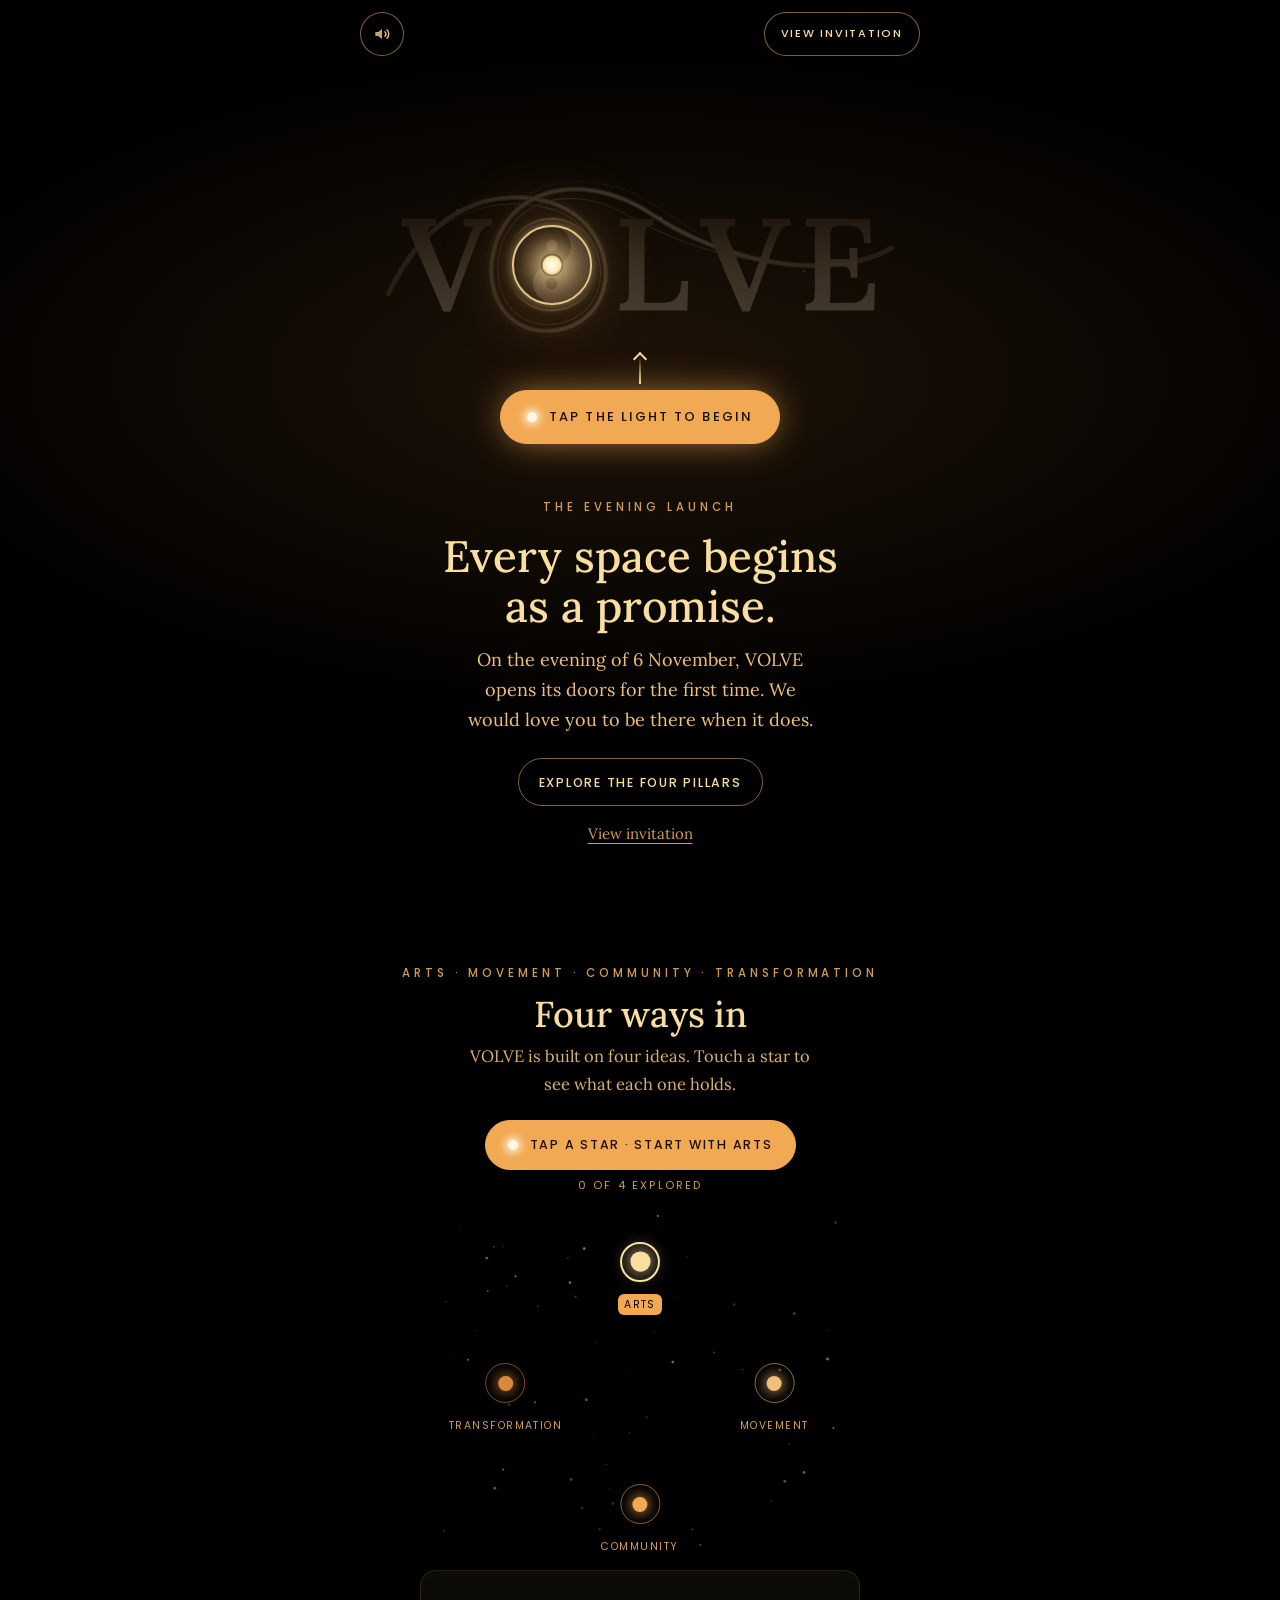
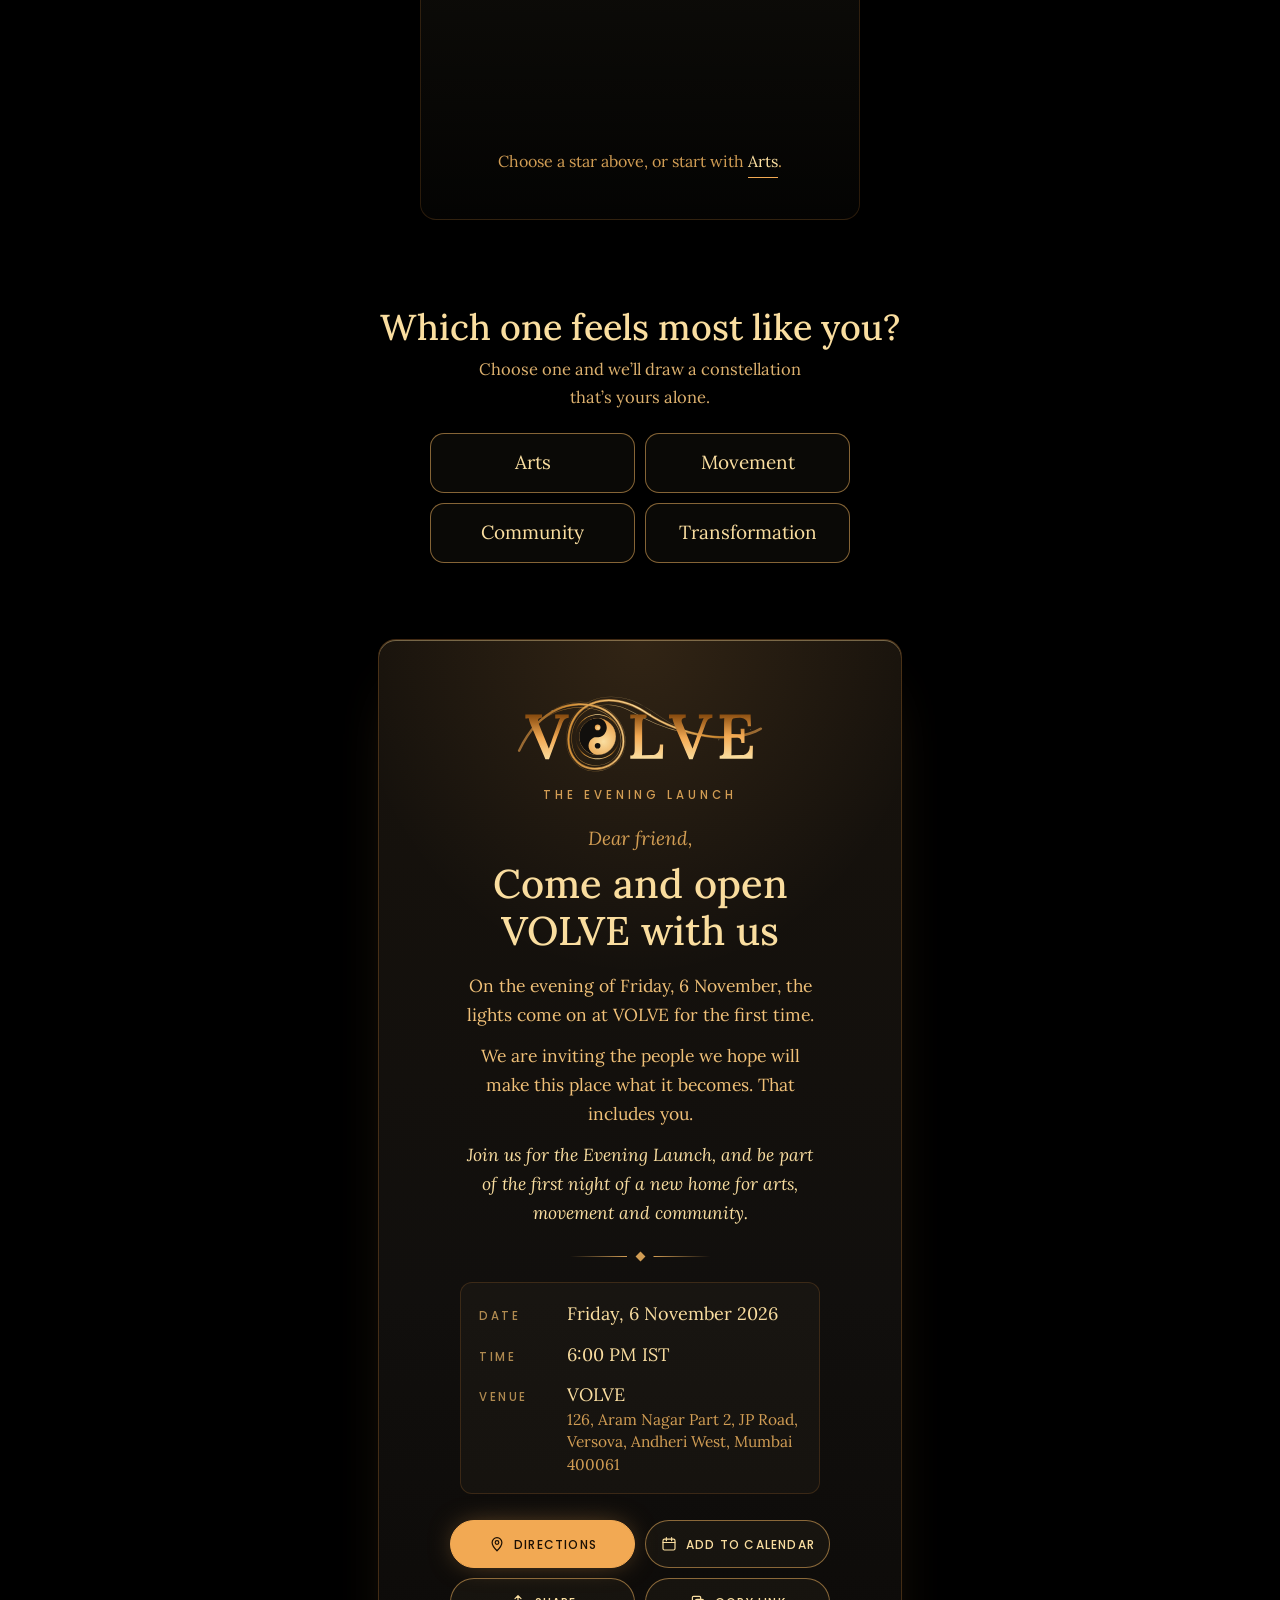
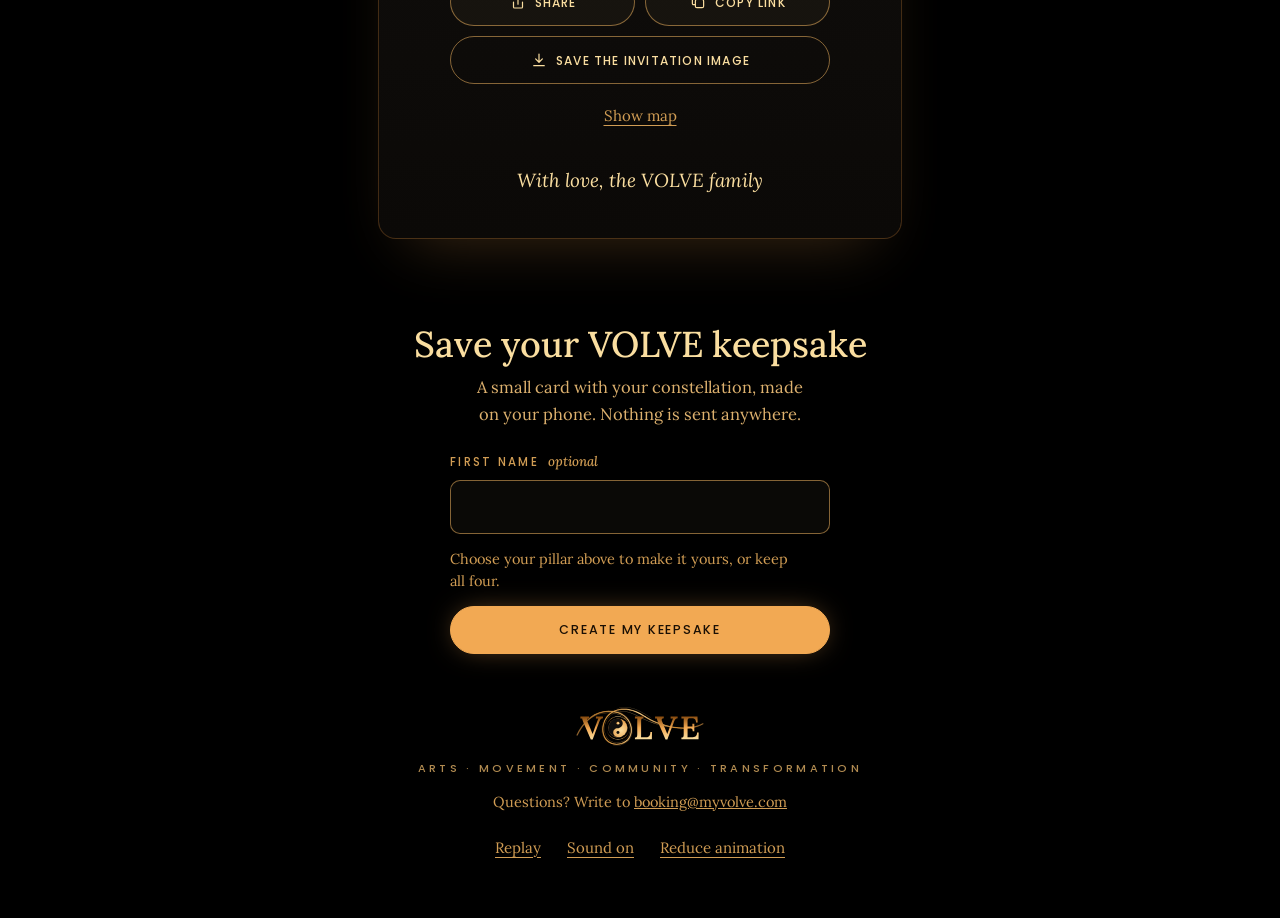
<file: evening/index.html>
<!doctype html>
<html lang="en" data-root="../">
<head>
<meta charset="utf-8">
<meta name="viewport" content="width=device-width, initial-scale=1, viewport-fit=cover">
<title>You’re invited · The VOLVE Evening Launch</title>
<meta name="description" content="6:00 PM, Friday, 6 November 2026. The first evening of VOLVE, Versova. Come and be part of it.">
<meta name="theme-color" content="#000000">
<meta name="color-scheme" content="dark">
<meta name="robots" content="noindex">
<meta property="og:type" content="website">
<meta property="og:site_name" content="VOLVE">
<meta property="og:url" content="https://invite.myvolve.com/evening/">
<meta property="og:title" content="You're invited · The VOLVE Evening Launch">
<meta property="og:description" content="6:00 PM, Friday, 6 November 2026. The first evening of VOLVE, Versova. Come and be part of it.">
<meta property="og:image" content="https://invite.myvolve.com/assets/og/og-evening.jpg">
<meta property="og:image:type" content="image/jpeg">
<meta property="og:image:width" content="1200">
<meta property="og:image:height" content="630">
<meta property="og:image:alt" content="You're invited · The VOLVE Evening Launch">
<meta name="twitter:card" content="summary_large_image">
<link rel="canonical" href="https://invite.myvolve.com/evening/">
<link rel="icon" href="../assets/brand/favicon.png">
<link rel="preload" href="../assets/brand/volve-logo-gold.svg" as="image">
<link rel="stylesheet" href="../shared/base.css">
<link rel="stylesheet" href="evening.css">
</head>
<body class="evening">

<main>
  <!-- 1 · Enter the world of VOLVE -->
  <section class="intro" id="top" aria-label="Welcome">
    <header class="topbar">
      <button type="button" class="icon-btn" data-action="sound" aria-pressed="false" aria-label="Turn sound on">
        <svg viewBox="0 0 24 24" aria-hidden="true"><path d="M4 9.5h3.5L12 6v12l-4.5-3.5H4z"/><path class="wave" d="M15.5 9.2a4 4 0 0 1 0 5.6M18 6.8a7.4 7.4 0 0 1 0 10.4"/></svg>
        <span class="label sr-only">Sound off</span>
      </button>
      <a class="btn btn-quiet" href="#invitation" data-go="invitation">View invitation</a>
    </header>

    <div class="lockup" id="lockup">
      <img class="logo" id="logo" src="../assets/brand/volve-logo-gold.svg" alt="VOLVE" width="1428" height="456">
      <svg class="trace" viewBox="86 322 1428 456" aria-hidden="true" focusable="false">
        <defs>
          <linearGradient id="traceGrad" x1="0" y1="0" x2="1" y2="0">
            <stop offset="0" stop-color="#8A4D10" stop-opacity="0"/><stop offset=".25" stop-color="#D89030"/>
            <stop offset=".5" stop-color="#FADEA0"/><stop offset=".75" stop-color="#D89030"/><stop offset="1" stop-color="#8A4D10" stop-opacity="0"/>
          </linearGradient>
          <filter id="traceGlow" x="-20%" y="-50%" width="140%" height="200%"><feGaussianBlur stdDeviation="6" result="b"/><feMerge><feMergeNode in="b"/><feMergeNode in="SourceGraphic"/></feMerge></filter>
        </defs>
        <path class="trace-path" transform="translate(2.4 50.9)" pathLength="1" filter="url(#traceGlow)"
          d="M 106.8 594.0 C 225.3 344.0 415.3 296.0 565.3 348.0 C 733.3 410.0 753.3 636.0 595.3 688.0 C 453.3 730.0 363.3 610.0 395.3 478.0 C 437.3 296.0 651.3 252.0 837.3 380.0 C 1025.3 506.0 1318.2 566.0 1488.2 468.0"/>
      </svg>
      <button type="button" class="spark" id="spark" aria-describedby="spark-cue">
        <span class="sr-only">Touch the light to begin</span>
      </button>
    </div>
    <div class="cta-wrap">
      <span class="cta-pointer" aria-hidden="true"></span>
      <button type="button" class="spark-cta" id="spark-cta" aria-describedby="spark-cue">
        <span class="cta-dot" aria-hidden="true"></span><span>Tap the light to begin</span>
      </button>
    </div>
    <p class="spark-cue" id="spark-cue" aria-live="polite"></p>

    <div class="intro-copy">
      <p class="caps eyebrow">The Evening Launch</p>
      <h1 class="intro-title">Every space begins as a promise.</h1>
      <p class="intro-lead">On the evening of <span data-fill="dayMonth">6 November</span>, VOLVE opens its doors for the first time. We would love you to be there when it does.</p>
      <div class="intro-actions">
        <a class="btn btn-primary" href="#explore" data-go="explore">Explore the four pillars</a>
        <a class="link-btn" href="#invitation" data-go="invitation">View invitation</a>
      </div>
    </div>
  </section>

  <!-- 2 · A constellation of possibilities -->
  <section class="explore" id="explore" aria-labelledby="explore-title">
    <div class="wrap">
      <p class="caps eyebrow">Arts · Movement · Community · Transformation</p>
      <h2 id="explore-title">Four ways in</h2>
      <p class="sub">VOLVE is built on four ideas. Touch a star to see what each one holds.</p>

      <div class="star-guide" id="star-guide">
        <button type="button" class="star-cta" id="star-cta"><span class="cta-dot" aria-hidden="true"></span><span id="star-cta-text">Tap a star · start with Arts</span></button>
        <p class="guide-count" id="guide-count" aria-live="polite">0 of 4 explored</p>
      </div>
      <div class="sky" id="sky">
        <svg class="sky-lines" viewBox="0 0 360 300" aria-hidden="true" focusable="false">
          <g class="dust"><circle cx="118.0" cy="48.0" r="0.99" opacity="0.15"/><circle cx="192.6" cy="110.8" r="0.45" opacity="0.31"/><circle cx="17.2" cy="130.6" r="0.46" opacity="0.15"/><circle cx="153.4" cy="245.4" r="0.51" opacity="0.20"/><circle cx="224.9" cy="280.7" r="0.92" opacity="0.27"/><circle cx="347.6" cy="17.6" r="1.17" opacity="0.23"/><circle cx="54.8" cy="38.4" r="0.68" opacity="0.43"/><circle cx="67.6" cy="173.8" r="0.98" opacity="0.26"/><circle cx="196.8" cy="22.3" r="0.45" opacity="0.20"/><circle cx="243.5" cy="128.9" r="0.68" opacity="0.34"/><circle cx="163.5" cy="91.5" r="1.11" opacity="0.39"/><circle cx="89.9" cy="171.7" r="0.87" opacity="0.45"/><circle cx="260.8" cy="88.1" r="1.28" opacity="0.16"/><circle cx="151.2" cy="225.1" r="0.54" opacity="0.31"/><circle cx="17.8" cy="199.1" r="1.09" opacity="0.34"/><circle cx="312.2" cy="95.6" r="1.03" opacity="0.35"/><circle cx="208.1" cy="137.2" r="1.16" opacity="0.48"/><circle cx="170.9" cy="197.9" r="0.45" opacity="0.39"/><circle cx="231.8" cy="294.0" r="1.14" opacity="0.23"/><circle cx="139.8" cy="199.2" r="0.42" opacity="0.30"/><circle cx="63.2" cy="38.2" r="0.45" opacity="0.41"/><circle cx="49.5" cy="76.3" r="0.75" opacity="0.45"/><circle cx="32.4" cy="135.2" r="0.89" opacity="0.46"/><circle cx="292.4" cy="256.3" r="0.65" opacity="0.28"/><circle cx="130.3" cy="262.2" r="1.26" opacity="0.18"/><circle cx="66.0" cy="71.7" r="0.61" opacity="0.30"/><circle cx="211.4" cy="80.7" r="0.40" opacity="0.28"/><circle cx="134.0" cy="169.4" r="1.26" opacity="0.38"/><circle cx="185.5" cy="184.3" r="1.01" opacity="0.14"/><circle cx="320.6" cy="231.8" r="1.19" opacity="0.42"/><circle cx="142.1" cy="120.5" r="0.49" opacity="0.36"/><circle cx="25.9" cy="23.7" r="0.59" opacity="0.18"/><circle cx="123.7" cy="19.4" r="0.40" opacity="0.18"/><circle cx="39.7" cy="110.2" r="0.42" opacity="0.45"/><circle cx="220.2" cy="47.4" r="0.63" opacity="0.25"/><circle cx="132.2" cy="39.9" r="1.16" opacity="0.50"/><circle cx="168.0" cy="145.3" r="0.48" opacity="0.16"/><circle cx="124.6" cy="81.3" r="1.15" opacity="0.18"/><circle cx="12.1" cy="281.7" r="0.88" opacity="0.18"/><circle cx="195.2" cy="11.9" r="0.88" opacity="0.49"/><circle cx="307.9" cy="207.3" r="0.64" opacity="0.26"/><circle cx="62.8" cy="229.4" r="0.88" opacity="0.42"/><circle cx="120.0" cy="69.1" r="1.13" opacity="0.49"/><circle cx="304.1" cy="239.4" r="1.14" opacity="0.40"/><circle cx="83.8" cy="155.2" r="0.72" opacity="0.13"/><circle cx="13.8" cy="85.6" r="0.63" opacity="0.38"/><circle cx="340.7" cy="134.6" r="1.24" opacity="0.50"/><circle cx="340.2" cy="110.5" r="0.60" opacity="0.21"/><circle cx="73.2" cy="63.7" r="0.96" opacity="0.46"/><circle cx="299.8" cy="144.0" r="0.99" opacity="0.42"/><circle cx="33.8" cy="196.9" r="1.22" opacity="0.42"/><circle cx="268.0" cy="143.6" r="0.56" opacity="0.42"/><circle cx="121.0" cy="237.8" r="1.27" opacity="0.27"/><circle cx="145.3" cy="280.5" r="1.05" opacity="0.18"/><circle cx="48.7" cy="48.1" r="1.21" opacity="0.43"/><circle cx="55.5" cy="245.3" r="1.28" opacity="0.37"/><circle cx="127.3" cy="164.2" r="0.52" opacity="0.13"/><circle cx="345.8" cy="193.7" r="0.87" opacity="0.47"/><circle cx="156.7" cy="258.5" r="1.14" opacity="0.20"/><circle cx="92.6" cy="89.5" r="0.62" opacity="0.34"/></g>
          <path class="edge" id="edge-0" d="M180 46 L302 150" pathLength="1"/>
          <path class="edge" id="edge-1" d="M302 150 L180 254" pathLength="1"/>
          <path class="edge" id="edge-2" d="M180 254 L58 150" pathLength="1"/>
          <path class="edge" id="edge-3" d="M58 150 L180 46" pathLength="1"/>
        </svg>
        <button type="button" class="star" data-p="arts" style="--x:50%;--y:15.3%;--c:#FADEA0" aria-pressed="false" aria-controls="panel"><span class="dot" aria-hidden="true"></span><span class="name">Arts</span></button>
        <button type="button" class="star" data-p="movement" style="--x:82%;--y:50%;--c:#F0C078" aria-pressed="false" aria-controls="panel"><span class="dot" aria-hidden="true"></span><span class="name">Movement</span></button>
        <button type="button" class="star" data-p="community" style="--x:50%;--y:84.7%;--c:#F2A953" aria-pressed="false" aria-controls="panel"><span class="dot" aria-hidden="true"></span><span class="name">Community</span></button>
        <button type="button" class="star" data-p="transformation" style="--x:18%;--y:50%;--c:#D9893A" aria-pressed="false" aria-controls="panel"><span class="dot" aria-hidden="true"></span><span class="name">Transformation</span></button>
      </div>

      <div class="panel" id="panel" aria-live="polite">
        <canvas class="pillar-art" id="pillar-art" width="640" height="240" aria-hidden="true"></canvas>
        <div class="panel-text" id="panel-text">
          <p class="panel-hint">Choose a star above, or start with <button type="button" class="inline-btn" data-start="arts">Arts</button>.</p>
        </div>
      </div>
    </div>
  </section>

  <!-- 3 · Make your mark -->
  <section class="mark" id="mark" aria-labelledby="mark-title">
    <div class="wrap">
      <h2 id="mark-title">Which one feels most like you?</h2>
      <p class="sub">Choose one and we’ll draw a constellation that’s yours alone.</p>
      <div class="mark-grid" role="group" aria-label="Choose your pillar">
        <button type="button" class="mark-btn" data-m="arts" aria-pressed="false" style="--c:#FADEA0">Arts</button>
        <button type="button" class="mark-btn" data-m="movement" aria-pressed="false" style="--c:#F0C078">Movement</button>
        <button type="button" class="mark-btn" data-m="community" aria-pressed="false" style="--c:#F2A953">Community</button>
        <button type="button" class="mark-btn" data-m="transformation" aria-pressed="false" style="--c:#D9893A">Transformation</button>
      </div>

      <form class="name-step" id="name-step" hidden>
        <p class="name-q">May we write your name beside it?</p>
        <div class="name-row">
          <label class="sr-only" for="name-input">Your first name (optional)</label>
          <input id="name-input" autocomplete="given-name" maxlength="30" placeholder="Your first name" aria-describedby="name-note">
          <button type="submit" class="btn btn-primary">Add</button>
        </div>
        <button type="button" class="link-btn" id="name-skip">Skip</button>
        <p class="name-note" id="name-note">Your name stays on this phone. It is never sent anywhere.</p>
      </form>

      <figure class="my-sky" id="my-sky" hidden>
        <canvas id="my-canvas" width="720" height="720" role="img" aria-label="Your constellation"></canvas>
        <figcaption>
          <p class="my-title" id="my-title"></p>
          <p class="my-response" id="my-response" aria-live="polite"></p>
          <a class="btn btn-primary" href="#invitation" data-go="invitation" id="reveal-btn">Reveal my invitation</a>
        </figcaption>
      </figure>
    </div>
  </section>

  <!-- 4 · The invitation -->
  <section class="invite" id="invitation" tabindex="-1" aria-labelledby="invite-title">
    <div class="wrap">
      <article class="card" id="card">
        <div class="sweep" aria-hidden="true"></div>
        <img class="logo-sm" src="../assets/brand/volve-logo-gold.svg" alt="VOLVE" width="1428" height="456">
        <p class="caps eyebrow">The Evening Launch</p>
        <p class="greeting" id="greeting">Dear friend,</p>
        <h1 id="invite-title">Come and open VOLVE with us</h1>
        <div class="copy">
          <p>On the evening of <span data-fill="weekdayDayMonth">Friday, 6 November</span>, the lights come on at VOLVE for the first time.</p>
          <p>We are inviting the people we hope will make this place what it becomes. That includes you.</p>
          <p class="lead">Join us for the Evening Launch, and be part of the first night of a new home for arts, movement and community.</p>
        </div>
        <p class="your-pillar" id="your-pillar" hidden></p>

        <div class="gilt-rule" aria-hidden="true"><span></span></div>

        <dl class="details">
          <div><dt>Date</dt><dd data-fill="date">Friday, 6 November 2026</dd></div>
          <div><dt>Time</dt><dd data-fill="time">6:00 PM IST</dd></div>
          <div><dt>Venue</dt><dd><span data-fill="venueName">VOLVE</span><small data-fill="venue1">126, Aram Nagar Part 2, JP Road,</small><small data-fill="venue2">Versova, Andheri West, Mumbai 400061</small></dd></div>
        </dl>

        <div class="actions">
          <a class="btn btn-primary" data-href="maps" href="https://maps.app.goo.gl/Mk4wmQ7941QApeSA9" target="_blank" rel="noopener">
            <svg viewBox="0 0 24 24" aria-hidden="true"><path d="M12 21s-6.5-6.2-6.5-11a6.5 6.5 0 0 1 13 0c0 4.8-6.5 11-6.5 11z"/><circle cx="12" cy="10" r="2.4"/></svg>Directions</a>
          <a class="btn" href="../assets/calendar/volve-evening-launch.ics" data-action="calendar">
            <svg viewBox="0 0 24 24" aria-hidden="true"><rect x="4" y="5.5" width="16" height="14.5" rx="2"/><path d="M4 10h16M8.5 3.5v4M15.5 3.5v4"/></svg>Add to calendar</a>
          <button type="button" class="btn" data-action="share">
            <svg viewBox="0 0 24 24" aria-hidden="true"><path d="M12 15V4M8 7.5 12 3.5l4 4M6 12v6.5A1.5 1.5 0 0 0 7.5 20h9a1.5 1.5 0 0 0 1.5-1.5V12"/></svg>Share</button>
          <button type="button" class="btn" data-action="copy">
            <svg viewBox="0 0 24 24" aria-hidden="true"><rect x="8.5" y="8.5" width="11" height="11" rx="2"/><path d="M15.5 8.5V6a1.5 1.5 0 0 0-1.5-1.5H6A1.5 1.5 0 0 0 4.5 6v8A1.5 1.5 0 0 0 6 15.5h2.5"/></svg>Copy link</button>
          <button type="button" class="btn btn-ghost wide" data-action="card">
            <svg viewBox="0 0 24 24" aria-hidden="true"><path d="M12 4v11M7.5 10.5 12 15l4.5-4.5M5 19.5h14"/></svg>Save the invitation image</button>
          <button type="button" class="link-btn wide" data-action="map" aria-controls="map-box" aria-expanded="false">Show map</button>
        </div>
        <div class="map-box" id="map-box" hidden></div>

        <p class="host" data-fill="host">With love, the VOLVE family</p>
      </article>
    </div>
  </section>

  <!-- 5 · Keepsake -->
  <section class="keepsake" id="keepsake" aria-labelledby="keep-title">
    <div class="wrap">
      <h2 id="keep-title">Save your VOLVE keepsake</h2>
      <p class="sub">A small card with your constellation, made on your phone. Nothing is sent anywhere.</p>
      <form class="keep-form" id="keep-form">
        <div class="field">
          <label for="keep-name">First name <span class="opt">optional</span></label>
          <input id="keep-name" autocomplete="given-name" maxlength="30">
        </div>
        <p class="hint" id="keep-note">Choose your pillar above to make it yours, or keep all four.</p>
        <button type="submit" class="btn btn-primary btn-block" id="keep-make">Create my keepsake</button>
      </form>
      <div class="keep-out" id="keep-out" hidden>
        <img id="keep-img" alt="">
        <div class="actions">
          <button type="button" class="btn btn-primary" id="keep-save">Save image</button>
          <button type="button" class="btn" id="keep-share">Share</button>
        </div>
      </div>
      <p class="hint inapp" data-inapp-hint hidden></p>
    </div>
  </section>
</main>

<footer class="foot">
  <img class="foot-logo" src="../assets/brand/volve-logo-gold.svg" alt="" width="1428" height="456">
  <p class="caps motto">Arts · Movement · Community · Transformation</p>
  <p>Questions? Write to <a data-href="email" href="mailto:booking@myvolve.com" data-fill="email">booking@myvolve.com</a></p>
  <div class="foot-links">
    <button type="button" class="link-btn" id="replay">Replay</button>
    <button type="button" class="link-btn" data-action="sound" aria-pressed="false"><span class="label">Sound off</span></button>
    <button type="button" class="link-btn" data-action="motion" aria-pressed="false">Reduce animation</button>
  </div>
</footer>

<script defer src="../config.js"></script>
<script defer src="../shared/core.js"></script>
<script defer src="../shared/music.js"></script>
<script defer src="evening.js"></script>
</body>
</html>
</file>
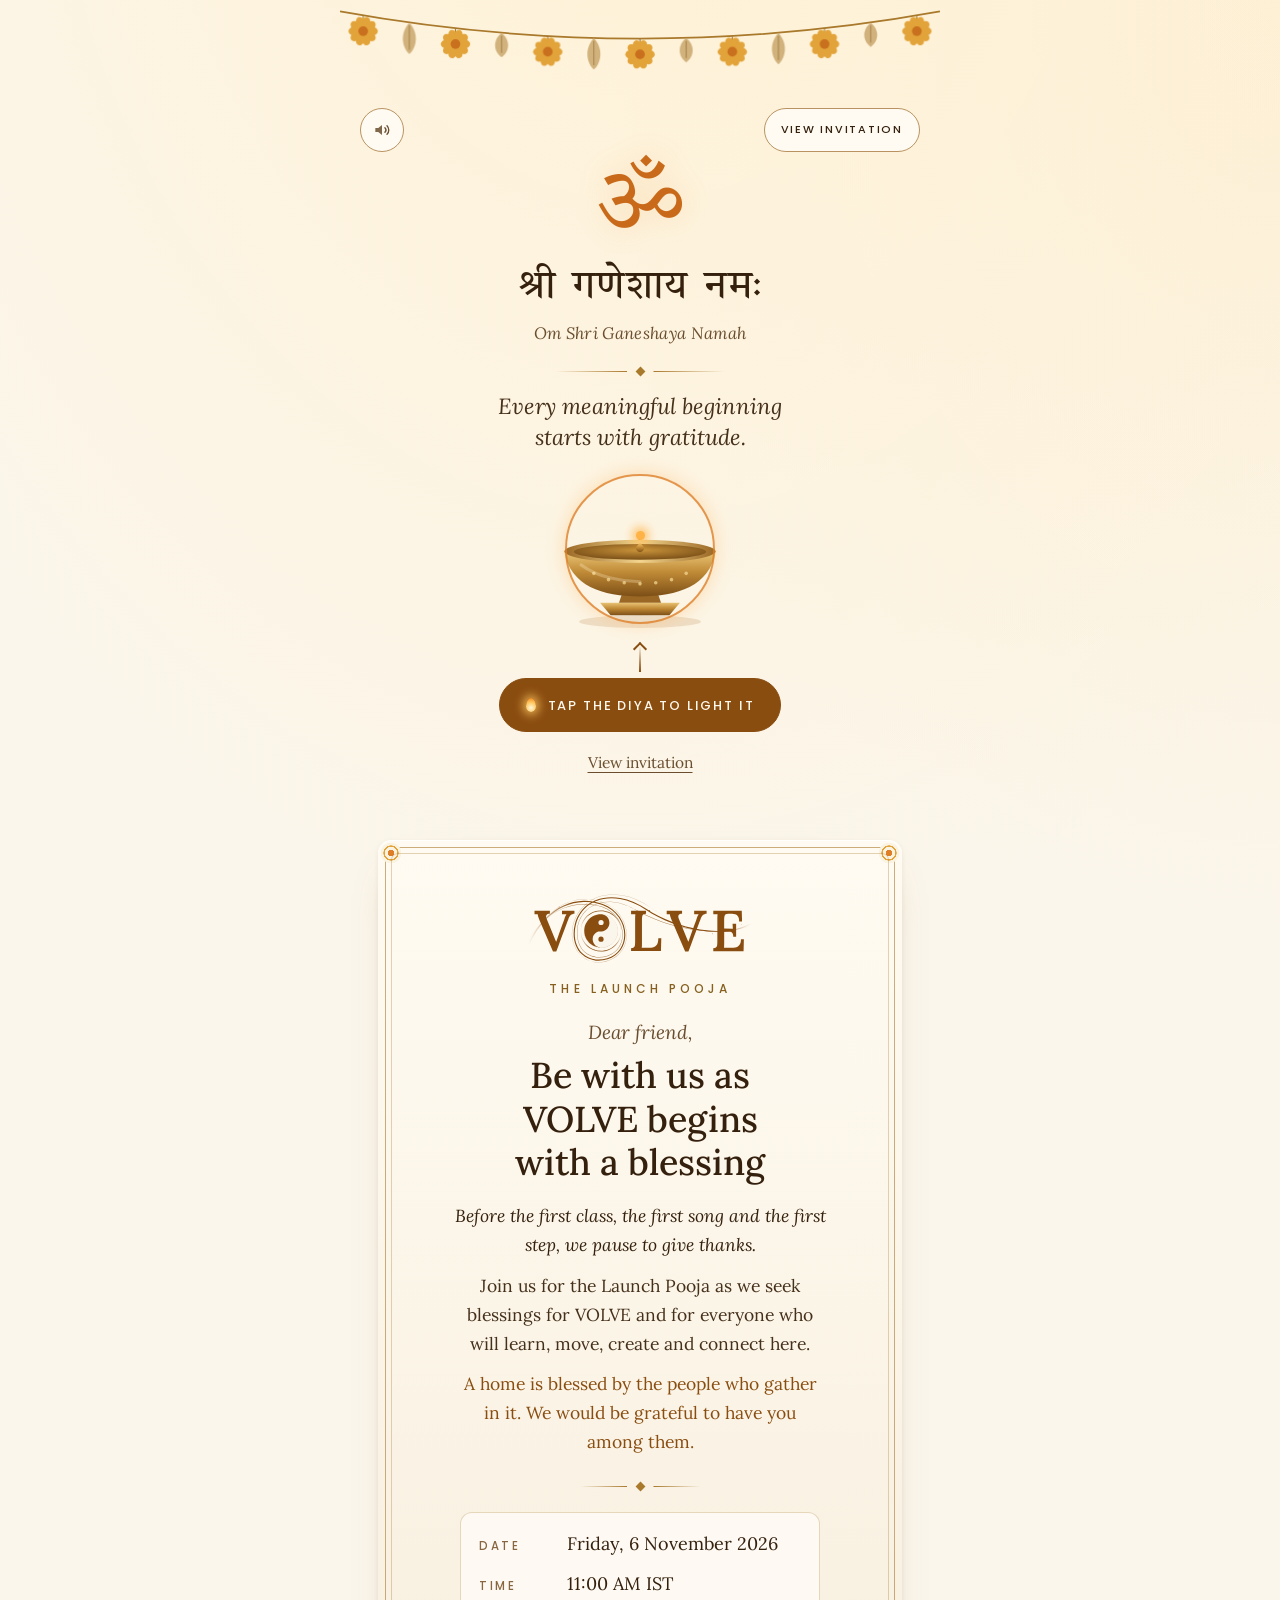
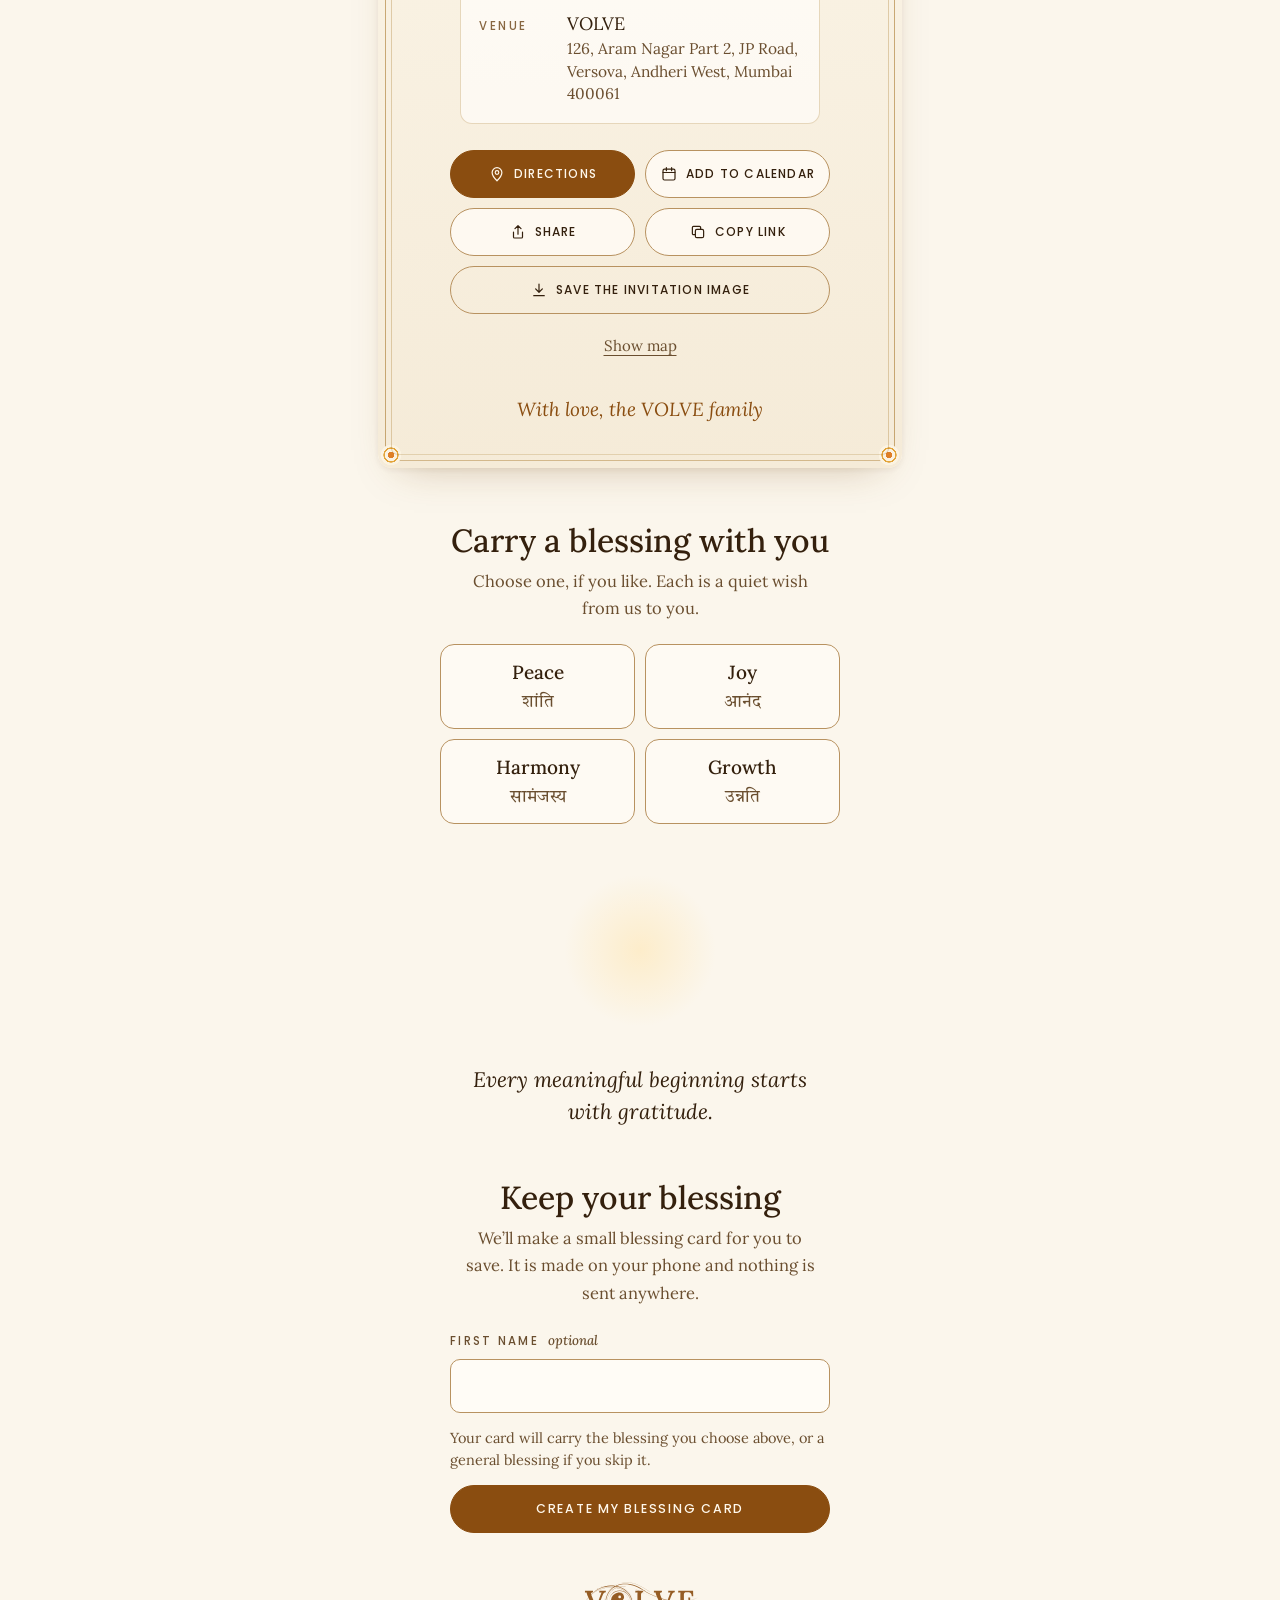
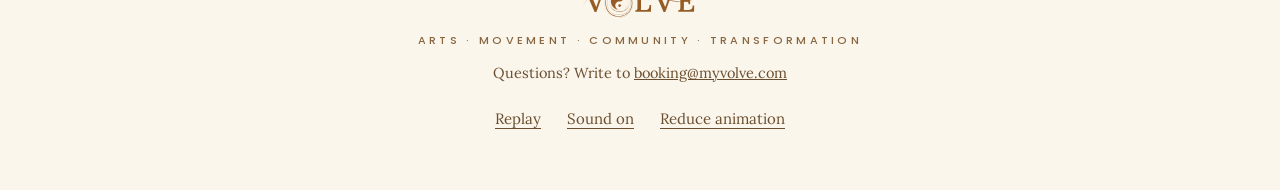
<file: pooja/index.html>
<!doctype html>
<html lang="en" data-root="../">
<head>
<meta charset="utf-8">
<meta name="viewport" content="width=device-width, initial-scale=1, viewport-fit=cover">
<title>You’re invited · VOLVE Launch Pooja</title>
<meta name="description" content="Join us at 11:00 AM on Friday, 6 November 2026 as we seek blessings for VOLVE, Versova.">
<meta name="theme-color" content="#FBF6EC">
<meta name="color-scheme" content="light">
<meta name="robots" content="noindex">
<meta property="og:type" content="website">
<meta property="og:site_name" content="VOLVE">
<meta property="og:url" content="https://invite.myvolve.com/pooja/">
<meta property="og:title" content="You're invited · VOLVE Launch Pooja">
<meta property="og:description" content="Join us at 11:00 AM on Friday, 6 November 2026 as we seek blessings for VOLVE, Versova.">
<meta property="og:image" content="https://invite.myvolve.com/assets/og/og-pooja.jpg">
<meta property="og:image:type" content="image/jpeg">
<meta property="og:image:width" content="1200">
<meta property="og:image:height" content="630">
<meta property="og:image:alt" content="You're invited · VOLVE Launch Pooja">
<meta name="twitter:card" content="summary_large_image">
<link rel="canonical" href="https://invite.myvolve.com/pooja/">
<link rel="icon" href="../assets/brand/favicon.png">
<link rel="preload" href="../assets/fonts/tiro-deva-subset.woff2" as="font" type="font/woff2" crossorigin>
<link rel="stylesheet" href="../shared/base.css">
<link rel="stylesheet" href="pooja.css">
</head>
<body class="pooja">



<main>
  <!-- 1 · A sacred beginning -->
  <section class="opening" id="top" aria-label="Invocation">
    <svg class="toran" viewBox="0 0 420 74" preserveAspectRatio="xMidYMin meet" aria-hidden="true" focusable="false"><path class="t-string" d="M0 8 Q210 46 420 8" pathLength="1"/><g class="t-bloom" style="--d:0.00s;transform-origin:16.2px 10.8px"><line x1="16.2" y1="10.8" x2="16.2" y2="15.8" class="t-thread"/><g class="t-petals"><ellipse cx="22.4" cy="21.8" rx="4.1" ry="3" transform="rotate(0 22.4 21.8)"/><ellipse cx="21.2" cy="25.5" rx="4.1" ry="3" transform="rotate(36 21.2 25.5)"/><ellipse cx="18.1" cy="27.7" rx="4.1" ry="3" transform="rotate(72 18.1 27.7)"/><ellipse cx="14.2" cy="27.7" rx="4.1" ry="3" transform="rotate(108 14.2 27.7)"/><ellipse cx="11.1" cy="25.5" rx="4.1" ry="3" transform="rotate(144 11.1 25.5)"/><ellipse cx="10.0" cy="21.8" rx="4.1" ry="3" transform="rotate(180 10.0 21.8)"/><ellipse cx="11.1" cy="18.2" rx="4.1" ry="3" transform="rotate(216 11.1 18.2)"/><ellipse cx="14.2" cy="15.9" rx="4.1" ry="3" transform="rotate(252 14.2 15.9)"/><ellipse cx="18.1" cy="15.9" rx="4.1" ry="3" transform="rotate(288 18.1 15.9)"/><ellipse cx="21.2" cy="18.2" rx="4.1" ry="3" transform="rotate(324 21.2 18.2)"/></g><circle class="t-heart" cx="16.2" cy="21.8" r="3.4"/></g><g class="t-leaf" style="--d:0.07s;transform-origin:48.5px 15.8px"><path d="M48.5 15.8 C55.5 23.5 53.5 33.4 48.5 37.8 C43.5 33.4 41.5 23.5 48.5 15.8Z"/><line class="t-vein" x1="48.5" y1="17.8" x2="48.5" y2="34.8"/></g><g class="t-bloom" style="--d:0.14s;transform-origin:80.8px 19.8px"><line x1="80.8" y1="19.8" x2="80.8" y2="24.8" class="t-thread"/><g class="t-petals"><ellipse cx="87.0" cy="30.8" rx="4.1" ry="3" transform="rotate(0 87.0 30.8)"/><ellipse cx="85.8" cy="34.4" rx="4.1" ry="3" transform="rotate(36 85.8 34.4)"/><ellipse cx="82.7" cy="36.7" rx="4.1" ry="3" transform="rotate(72 82.7 36.7)"/><ellipse cx="78.9" cy="36.7" rx="4.1" ry="3" transform="rotate(108 78.9 36.7)"/><ellipse cx="75.8" cy="34.4" rx="4.1" ry="3" transform="rotate(144 75.8 34.4)"/><ellipse cx="74.6" cy="30.8" rx="4.1" ry="3" transform="rotate(180 74.6 30.8)"/><ellipse cx="75.8" cy="27.2" rx="4.1" ry="3" transform="rotate(216 75.8 27.2)"/><ellipse cx="78.9" cy="24.9" rx="4.1" ry="3" transform="rotate(252 78.9 24.9)"/><ellipse cx="82.7" cy="24.9" rx="4.1" ry="3" transform="rotate(288 82.7 24.9)"/><ellipse cx="85.8" cy="27.2" rx="4.1" ry="3" transform="rotate(324 85.8 27.2)"/></g><circle class="t-heart" cx="80.8" cy="30.8" r="3.4"/></g><g class="t-leaf" style="--d:0.21s;transform-origin:113.1px 23.0px"><path d="M113.1 23.0 C120.1 28.9 118.1 36.6 113.1 40.0 C108.1 36.6 106.1 28.9 113.1 23.0Z"/><line class="t-vein" x1="113.1" y1="25.0" x2="113.1" y2="37.0"/></g><g class="t-bloom" style="--d:0.28s;transform-origin:145.4px 25.2px"><line x1="145.4" y1="25.2" x2="145.4" y2="30.2" class="t-thread"/><g class="t-petals"><ellipse cx="151.6" cy="36.2" rx="4.1" ry="3" transform="rotate(0 151.6 36.2)"/><ellipse cx="150.4" cy="39.8" rx="4.1" ry="3" transform="rotate(36 150.4 39.8)"/><ellipse cx="147.3" cy="42.1" rx="4.1" ry="3" transform="rotate(72 147.3 42.1)"/><ellipse cx="143.5" cy="42.1" rx="4.1" ry="3" transform="rotate(108 143.5 42.1)"/><ellipse cx="140.4" cy="39.8" rx="4.1" ry="3" transform="rotate(144 140.4 39.8)"/><ellipse cx="139.2" cy="36.2" rx="4.1" ry="3" transform="rotate(180 139.2 36.2)"/><ellipse cx="140.4" cy="32.6" rx="4.1" ry="3" transform="rotate(216 140.4 32.6)"/><ellipse cx="143.5" cy="30.3" rx="4.1" ry="3" transform="rotate(252 143.5 30.3)"/><ellipse cx="147.3" cy="30.3" rx="4.1" ry="3" transform="rotate(288 147.3 30.3)"/><ellipse cx="150.4" cy="32.6" rx="4.1" ry="3" transform="rotate(324 150.4 32.6)"/></g><circle class="t-heart" cx="145.4" cy="36.2" r="3.4"/></g><g class="t-leaf" style="--d:0.35s;transform-origin:177.7px 26.6px"><path d="M177.7 26.6 C184.7 34.3 182.7 44.2 177.7 48.6 C172.7 44.2 170.7 34.3 177.7 26.6Z"/><line class="t-vein" x1="177.7" y1="28.6" x2="177.7" y2="45.6"/></g><g class="t-bloom" style="--d:0.42s;transform-origin:210.0px 27.0px"><line x1="210.0" y1="27.0" x2="210.0" y2="32.0" class="t-thread"/><g class="t-petals"><ellipse cx="216.2" cy="38.0" rx="4.1" ry="3" transform="rotate(0 216.2 38.0)"/><ellipse cx="215.0" cy="41.6" rx="4.1" ry="3" transform="rotate(36 215.0 41.6)"/><ellipse cx="211.9" cy="43.9" rx="4.1" ry="3" transform="rotate(72 211.9 43.9)"/><ellipse cx="208.1" cy="43.9" rx="4.1" ry="3" transform="rotate(108 208.1 43.9)"/><ellipse cx="205.0" cy="41.6" rx="4.1" ry="3" transform="rotate(144 205.0 41.6)"/><ellipse cx="203.8" cy="38.0" rx="4.1" ry="3" transform="rotate(180 203.8 38.0)"/><ellipse cx="205.0" cy="34.4" rx="4.1" ry="3" transform="rotate(216 205.0 34.4)"/><ellipse cx="208.1" cy="32.1" rx="4.1" ry="3" transform="rotate(252 208.1 32.1)"/><ellipse cx="211.9" cy="32.1" rx="4.1" ry="3" transform="rotate(288 211.9 32.1)"/><ellipse cx="215.0" cy="34.4" rx="4.1" ry="3" transform="rotate(324 215.0 34.4)"/></g><circle class="t-heart" cx="210.0" cy="38.0" r="3.4"/></g><g class="t-leaf" style="--d:0.49s;transform-origin:242.3px 26.6px"><path d="M242.3 26.6 C249.3 32.5 247.3 40.2 242.3 43.6 C237.3 40.2 235.3 32.5 242.3 26.6Z"/><line class="t-vein" x1="242.3" y1="28.6" x2="242.3" y2="40.6"/></g><g class="t-bloom" style="--d:0.56s;transform-origin:274.6px 25.2px"><line x1="274.6" y1="25.2" x2="274.6" y2="30.2" class="t-thread"/><g class="t-petals"><ellipse cx="280.8" cy="36.2" rx="4.1" ry="3" transform="rotate(0 280.8 36.2)"/><ellipse cx="279.6" cy="39.8" rx="4.1" ry="3" transform="rotate(36 279.6 39.8)"/><ellipse cx="276.5" cy="42.1" rx="4.1" ry="3" transform="rotate(72 276.5 42.1)"/><ellipse cx="272.7" cy="42.1" rx="4.1" ry="3" transform="rotate(108 272.7 42.1)"/><ellipse cx="269.6" cy="39.8" rx="4.1" ry="3" transform="rotate(144 269.6 39.8)"/><ellipse cx="268.4" cy="36.2" rx="4.1" ry="3" transform="rotate(180 268.4 36.2)"/><ellipse cx="269.6" cy="32.6" rx="4.1" ry="3" transform="rotate(216 269.6 32.6)"/><ellipse cx="272.7" cy="30.3" rx="4.1" ry="3" transform="rotate(252 272.7 30.3)"/><ellipse cx="276.5" cy="30.3" rx="4.1" ry="3" transform="rotate(288 276.5 30.3)"/><ellipse cx="279.6" cy="32.6" rx="4.1" ry="3" transform="rotate(324 279.6 32.6)"/></g><circle class="t-heart" cx="274.6" cy="36.2" r="3.4"/></g><g class="t-leaf" style="--d:0.63s;transform-origin:306.9px 23.0px"><path d="M306.9 23.0 C313.9 30.7 311.9 40.6 306.9 45.0 C301.9 40.6 299.9 30.7 306.9 23.0Z"/><line class="t-vein" x1="306.9" y1="25.0" x2="306.9" y2="42.0"/></g><g class="t-bloom" style="--d:0.70s;transform-origin:339.2px 19.8px"><line x1="339.2" y1="19.8" x2="339.2" y2="24.8" class="t-thread"/><g class="t-petals"><ellipse cx="345.4" cy="30.8" rx="4.1" ry="3" transform="rotate(0 345.4 30.8)"/><ellipse cx="344.2" cy="34.4" rx="4.1" ry="3" transform="rotate(36 344.2 34.4)"/><ellipse cx="341.1" cy="36.7" rx="4.1" ry="3" transform="rotate(72 341.1 36.7)"/><ellipse cx="337.3" cy="36.7" rx="4.1" ry="3" transform="rotate(108 337.3 36.7)"/><ellipse cx="334.2" cy="34.4" rx="4.1" ry="3" transform="rotate(144 334.2 34.4)"/><ellipse cx="333.0" cy="30.8" rx="4.1" ry="3" transform="rotate(180 333.0 30.8)"/><ellipse cx="334.2" cy="27.2" rx="4.1" ry="3" transform="rotate(216 334.2 27.2)"/><ellipse cx="337.3" cy="24.9" rx="4.1" ry="3" transform="rotate(252 337.3 24.9)"/><ellipse cx="341.1" cy="24.9" rx="4.1" ry="3" transform="rotate(288 341.1 24.9)"/><ellipse cx="344.2" cy="27.2" rx="4.1" ry="3" transform="rotate(324 344.2 27.2)"/></g><circle class="t-heart" cx="339.2" cy="30.8" r="3.4"/></g><g class="t-leaf" style="--d:0.77s;transform-origin:371.5px 15.8px"><path d="M371.5 15.8 C378.5 21.7 376.5 29.4 371.5 32.8 C366.5 29.4 364.5 21.7 371.5 15.8Z"/><line class="t-vein" x1="371.5" y1="17.8" x2="371.5" y2="29.8"/></g><g class="t-bloom" style="--d:0.84s;transform-origin:403.8px 10.8px"><line x1="403.8" y1="10.8" x2="403.8" y2="15.8" class="t-thread"/><g class="t-petals"><ellipse cx="410.0" cy="21.8" rx="4.1" ry="3" transform="rotate(0 410.0 21.8)"/><ellipse cx="408.9" cy="25.5" rx="4.1" ry="3" transform="rotate(36 408.9 25.5)"/><ellipse cx="405.8" cy="27.7" rx="4.1" ry="3" transform="rotate(72 405.8 27.7)"/><ellipse cx="401.9" cy="27.7" rx="4.1" ry="3" transform="rotate(108 401.9 27.7)"/><ellipse cx="398.8" cy="25.5" rx="4.1" ry="3" transform="rotate(144 398.8 25.5)"/><ellipse cx="397.6" cy="21.8" rx="4.1" ry="3" transform="rotate(180 397.6 21.8)"/><ellipse cx="398.8" cy="18.2" rx="4.1" ry="3" transform="rotate(216 398.8 18.2)"/><ellipse cx="401.9" cy="15.9" rx="4.1" ry="3" transform="rotate(252 401.9 15.9)"/><ellipse cx="405.8" cy="15.9" rx="4.1" ry="3" transform="rotate(288 405.8 15.9)"/><ellipse cx="408.9" cy="18.2" rx="4.1" ry="3" transform="rotate(324 408.9 18.2)"/></g><circle class="t-heart" cx="403.8" cy="21.8" r="3.4"/></g></svg>
    <header class="topbar">
      <button type="button" class="icon-btn" data-action="sound" aria-pressed="false" aria-label="Turn sound on">
        <svg viewBox="0 0 24 24" aria-hidden="true"><path d="M4 9.5h3.5L12 6v12l-4.5-3.5H4z"/><path class="wave" d="M15.5 9.2a4 4 0 0 1 0 5.6M18 6.8a7.4 7.4 0 0 1 0 10.4"/></svg>
        <span class="label sr-only">Sound off</span>
      </button>
      <a class="btn btn-quiet" href="#invitation" data-go="invitation">View invitation</a>
    </header>
    <div class="invocation">
      <p class="om" lang="sa" aria-hidden="true">ॐ</p>
      <p class="mantra" lang="sa"><span class="sr-only">ॐ </span>श्री गणेशाय नमः</p>
      <p class="translit">Om Shri Ganeshaya Namah</p>
    </div>
    <div class="rule" aria-hidden="true"><span></span></div>
    <p class="gratitude">Every meaningful beginning starts with gratitude.</p>

    <!-- 2 · Light the welcome -->
    <div class="diya-stage">
      <div class="morning-light" aria-hidden="true"></div>
      <button type="button" class="diya" id="diya" aria-pressed="false" aria-describedby="diya-cue">
        <span class="sr-only" id="diya-label">Light the diya</span>
        <svg viewBox="0 0 200 170" aria-hidden="true" focusable="false">
          <defs>
            <linearGradient id="brass" x1="0" y1="0" x2="0" y2="1">
              <stop offset="0" stop-color="#E8C374"/><stop offset=".45" stop-color="#C08A36"/><stop offset="1" stop-color="#7C4F17"/>
            </linearGradient>
            <linearGradient id="brassRim" x1="0" y1="0" x2="1" y2="0">
              <stop offset="0" stop-color="#9A6824"/><stop offset=".5" stop-color="#F3D58F"/><stop offset="1" stop-color="#9A6824"/>
            </linearGradient>
            <radialGradient id="oil" cx=".5" cy=".4" r=".7"><stop offset="0" stop-color="#C9933B"/><stop offset="1" stop-color="#6E4512"/></radialGradient>
            <radialGradient id="flameOuter" cx=".5" cy=".72" r=".65">
              <stop offset="0" stop-color="#FFF7DF"/><stop offset=".35" stop-color="#FFD27A"/><stop offset=".75" stop-color="#F29A33"/><stop offset="1" stop-color="#E5761E" stop-opacity=".0"/>
            </radialGradient>
            <radialGradient id="halo" cx=".5" cy=".5" r=".5">
              <stop offset="0" stop-color="#FFD98A" stop-opacity=".75"/><stop offset=".5" stop-color="#F7B455" stop-opacity=".22"/><stop offset="1" stop-color="#F7B455" stop-opacity="0"/>
            </radialGradient>
          </defs>
          <ellipse cx="100" cy="158" rx="58" ry="6" fill="#B98A55" opacity=".22"/>
          <g class="flame-wrap">
            <circle class="halo" cx="100" cy="58" r="58" fill="url(#halo)"/>
            <g class="flame">
              <path d="M100 18 C114 38 120 56 110 72 C106 79 94 79 90 72 C80 56 86 38 100 18Z" fill="url(#flameOuter)"/>
              <path d="M100 44 C106 54 107 63 103 70 C101 73 99 73 97 70 C93 63 94 54 100 44Z" fill="#FFFBEF" opacity=".95"/>
            </g>
          </g>
          <path d="M100 76 L100 86" stroke="#4A2E0C" stroke-width="2.4" stroke-linecap="round"/>
          <path d="M62 140 L138 140 L128 152 L72 152Z" fill="url(#brass)"/>
          <path d="M84 128 L116 128 L120 140 L80 140Z" fill="#9A6824"/>
          <path d="M28 92 C34 124 64 134 100 134 C136 134 166 124 172 92 C150 99 126 101 100 101 C74 101 50 99 28 92Z" fill="url(#brass)"/>
          <path d="M28 92 C50 99 74 101 100 101 C126 101 150 99 172 92" fill="none" stroke="#F6DC9C" stroke-width="1.4" opacity=".7"/>
          <ellipse cx="100" cy="91" rx="72" ry="11" fill="url(#brassRim)"/>
          <ellipse cx="100" cy="91.5" rx="63" ry="7.5" fill="url(#oil)"/>
          <path d="M100 83 C96 86 94 90 100 92 C106 90 104 86 100 83Z" fill="url(#brass)"/>
          <g fill="#F3D58F" opacity=".75">
            <circle cx="56" cy="112" r="1.7"/><circle cx="70" cy="118" r="1.7"/><circle cx="85" cy="121" r="1.7"/><circle cx="100" cy="122" r="1.7"/>
            <circle cx="115" cy="121" r="1.7"/><circle cx="130" cy="118" r="1.7"/><circle cx="144" cy="112" r="1.7"/>
          </g>
          <path d="M44 104 C60 116 84 120 100 120" fill="none" stroke="#FFF1C9" stroke-width="3" stroke-linecap="round" opacity=".28"/>
        </svg>
      </button>
      <div class="diya-guide" id="diya-guide">
        <span class="guide-pointer" aria-hidden="true"></span>
        <button type="button" class="diya-cta" id="diya-cta"><span class="cta-flame" aria-hidden="true"></span><span>Tap the diya to light it</span></button>
      </div>
      <p class="diya-cue" id="diya-cue" aria-live="polite"></p>

      <!-- Optional first-name greeting, offered once the lamp is lit -->
      <form class="name-step" id="name-step" hidden>
        <p class="name-q" id="name-q">Welcome. May we greet you by name?</p>
        <div class="name-row">
          <label class="sr-only" for="name-input">Your first name (optional)</label>
          <input id="name-input" name="firstName" autocomplete="given-name" maxlength="30" placeholder="Your first name" aria-describedby="name-note">
          <button type="submit" class="btn btn-primary">Continue</button>
        </div>
        <button type="button" class="link-btn" id="name-skip">Skip</button>
        <p class="name-note" id="name-note">Your name stays on this phone. It is never sent anywhere.</p>
      </form>
      <a class="link-btn view-link" href="#invitation" data-go="invitation">View invitation</a>
    </div>
  </section>

  <!-- 4 · A personal invitation -->
  <section class="invite" id="invitation" tabindex="-1" aria-labelledby="invite-title">
    <div class="wrap">
      <article class="card" id="card">
        <span class="corner tl" aria-hidden="true"></span><span class="corner tr" aria-hidden="true"></span>
        <span class="corner bl" aria-hidden="true"></span><span class="corner br" aria-hidden="true"></span>
        <div class="sweep" aria-hidden="true"></div>

        <img class="logo" src="../assets/brand/volve-logo-bronze.svg" alt="VOLVE" width="1428" height="456">
        <p class="caps eyebrow">The Launch Pooja</p>
        <p class="greeting" id="greeting">Dear friend,</p>
        <h1 id="invite-title">Be with us as VOLVE begins with a blessing</h1>
        <div class="copy">
          <p class="lead">Before the first class, the first song and the first step, we pause to give thanks.</p>
          <p>Join us for the Launch Pooja as we seek blessings for VOLVE and for everyone who will learn, move, create and connect here.</p>
          <p class="presence">A home is blessed by the people who gather in it. We would be grateful to have you among them.</p>
        </div>

        <div class="rule small" aria-hidden="true"><span></span></div>

        <dl class="details">
          <div><dt>Date</dt><dd data-fill="date">Friday, 6 November 2026</dd></div>
          <div><dt>Time</dt><dd data-fill="time">11:00 AM IST</dd></div>
          <div><dt>Venue</dt><dd><span data-fill="venueName">VOLVE</span><small data-fill="venue1">126, Aram Nagar Part 2, JP Road,</small><small data-fill="venue2">Versova, Andheri West, Mumbai 400061</small></dd></div>
        </dl>

        <div class="actions">
          <a class="btn btn-primary" data-href="maps" href="https://maps.app.goo.gl/Mk4wmQ7941QApeSA9" target="_blank" rel="noopener">
            <svg viewBox="0 0 24 24" aria-hidden="true"><path d="M12 21s-6.5-6.2-6.5-11a6.5 6.5 0 0 1 13 0c0 4.8-6.5 11-6.5 11z"/><circle cx="12" cy="10" r="2.4"/></svg>Directions</a>
          <a class="btn" href="../assets/calendar/volve-launch-pooja.ics" data-action="calendar">
            <svg viewBox="0 0 24 24" aria-hidden="true"><rect x="4" y="5.5" width="16" height="14.5" rx="2"/><path d="M4 10h16M8.5 3.5v4M15.5 3.5v4"/></svg>Add to calendar</a>
          <button type="button" class="btn" data-action="share">
            <svg viewBox="0 0 24 24" aria-hidden="true"><path d="M12 15V4M8 7.5 12 3.5l4 4M6 12v6.5A1.5 1.5 0 0 0 7.5 20h9a1.5 1.5 0 0 0 1.5-1.5V12"/></svg>Share</button>
          <button type="button" class="btn" data-action="copy">
            <svg viewBox="0 0 24 24" aria-hidden="true"><rect x="8.5" y="8.5" width="11" height="11" rx="2"/><path d="M15.5 8.5V6a1.5 1.5 0 0 0-1.5-1.5H6A1.5 1.5 0 0 0 4.5 6v8A1.5 1.5 0 0 0 6 15.5h2.5"/></svg>Copy link</button>
          <button type="button" class="btn btn-ghost wide" data-action="card">
            <svg viewBox="0 0 24 24" aria-hidden="true"><path d="M12 4v11M7.5 10.5 12 15l4.5-4.5M5 19.5h14"/></svg>Save the invitation image</button>
          <button type="button" class="link-btn wide" data-action="map" aria-controls="map-box" aria-expanded="false">Show map</button>
        </div>
        <div class="map-box" id="map-box" hidden></div>

        <p class="host" data-fill="host">With love, the VOLVE family</p>
      </article>
    </div>
  </section>

  <!-- 3 · Share a blessing -->
  <section class="blessings" id="blessings" aria-labelledby="bless-title">
    <div class="wrap">
      <h2 id="bless-title">Carry a blessing with you</h2>
      <p class="sub">Choose one, if you like. Each is a quiet wish from us to you.</p>
      <div class="bless-grid" role="group" aria-label="Blessings">
        <button type="button" class="bless" data-b="peace" aria-pressed="false"><span class="b-en">Peace</span><span class="b-hi" lang="hi">शांति</span></button>
        <button type="button" class="bless" data-b="joy" aria-pressed="false"><span class="b-en">Joy</span><span class="b-hi" lang="hi">आनंद</span></button>
        <button type="button" class="bless" data-b="harmony" aria-pressed="false"><span class="b-en">Harmony</span><span class="b-hi" lang="hi">सामंजस्य</span></button>
        <button type="button" class="bless" data-b="growth" aria-pressed="false"><span class="b-en">Growth</span><span class="b-hi" lang="hi">उन्नति</span></button>
      </div>
      <div class="bless-stage" aria-hidden="true">
        <svg viewBox="0 0 240 200" focusable="false">
          <defs>
            <radialGradient id="softLight" cx=".5" cy=".5" r=".5"><stop offset="0" stop-color="#FFE3A8" stop-opacity=".9"/><stop offset="1" stop-color="#FFE3A8" stop-opacity="0"/></radialGradient>
            <linearGradient id="petal" x1="0" y1="0" x2="0" y2="1"><stop offset="0" stop-color="#F2B54A"/><stop offset="1" stop-color="#E0862C"/></linearGradient>
            <linearGradient id="lotus" x1="0" y1="0" x2="0" y2="1"><stop offset="0" stop-color="#F7D9A6"/><stop offset="1" stop-color="#E4A35A"/></linearGradient>
          </defs>
          <circle cx="120" cy="100" r="70" fill="url(#softLight)" class="v-base"/>
          <g class="v v-peace">
            <circle cx="120" cy="100" r="18" /><circle cx="120" cy="100" r="36"/><circle cx="120" cy="100" r="56"/><circle cx="120" cy="100" r="78"/>
            <circle class="dot" cx="120" cy="100" r="5"/>
          </g>
          <g class="v v-joy">
            <g transform="rotate(0 120 100)"><ellipse class="jp" style="--i:0" cx="120" cy="70" rx="9" ry="17" fill="url(#petal)"/></g><g transform="rotate(30 120 100)"><ellipse class="jp" style="--i:1" cx="120" cy="70" rx="9" ry="17" fill="url(#petal)"/></g><g transform="rotate(60 120 100)"><ellipse class="jp" style="--i:2" cx="120" cy="70" rx="9" ry="17" fill="url(#petal)"/></g><g transform="rotate(90 120 100)"><ellipse class="jp" style="--i:3" cx="120" cy="70" rx="9" ry="17" fill="url(#petal)"/></g><g transform="rotate(120 120 100)"><ellipse class="jp" style="--i:4" cx="120" cy="70" rx="9" ry="17" fill="url(#petal)"/></g><g transform="rotate(150 120 100)"><ellipse class="jp" style="--i:5" cx="120" cy="70" rx="9" ry="17" fill="url(#petal)"/></g><g transform="rotate(180 120 100)"><ellipse class="jp" style="--i:6" cx="120" cy="70" rx="9" ry="17" fill="url(#petal)"/></g><g transform="rotate(210 120 100)"><ellipse class="jp" style="--i:7" cx="120" cy="70" rx="9" ry="17" fill="url(#petal)"/></g><g transform="rotate(240 120 100)"><ellipse class="jp" style="--i:8" cx="120" cy="70" rx="9" ry="17" fill="url(#petal)"/></g><g transform="rotate(270 120 100)"><ellipse class="jp" style="--i:9" cx="120" cy="70" rx="9" ry="17" fill="url(#petal)"/></g><g transform="rotate(300 120 100)"><ellipse class="jp" style="--i:10" cx="120" cy="70" rx="9" ry="17" fill="url(#petal)"/></g><g transform="rotate(330 120 100)"><ellipse class="jp" style="--i:11" cx="120" cy="70" rx="9" ry="17" fill="url(#petal)"/></g><g transform="rotate(15 120 100)"><ellipse class="jp" style="--i:12" cx="120" cy="82" rx="7" ry="12" fill="#EFA03C"/></g><g transform="rotate(45 120 100)"><ellipse class="jp" style="--i:13" cx="120" cy="82" rx="7" ry="12" fill="#EFA03C"/></g><g transform="rotate(75 120 100)"><ellipse class="jp" style="--i:14" cx="120" cy="82" rx="7" ry="12" fill="#EFA03C"/></g><g transform="rotate(105 120 100)"><ellipse class="jp" style="--i:15" cx="120" cy="82" rx="7" ry="12" fill="#EFA03C"/></g><g transform="rotate(135 120 100)"><ellipse class="jp" style="--i:16" cx="120" cy="82" rx="7" ry="12" fill="#EFA03C"/></g><g transform="rotate(165 120 100)"><ellipse class="jp" style="--i:17" cx="120" cy="82" rx="7" ry="12" fill="#EFA03C"/></g><g transform="rotate(195 120 100)"><ellipse class="jp" style="--i:18" cx="120" cy="82" rx="7" ry="12" fill="#EFA03C"/></g><g transform="rotate(225 120 100)"><ellipse class="jp" style="--i:19" cx="120" cy="82" rx="7" ry="12" fill="#EFA03C"/></g><g transform="rotate(255 120 100)"><ellipse class="jp" style="--i:20" cx="120" cy="82" rx="7" ry="12" fill="#EFA03C"/></g><g transform="rotate(285 120 100)"><ellipse class="jp" style="--i:21" cx="120" cy="82" rx="7" ry="12" fill="#EFA03C"/></g><g transform="rotate(315 120 100)"><ellipse class="jp" style="--i:22" cx="120" cy="82" rx="7" ry="12" fill="#EFA03C"/></g><g transform="rotate(345 120 100)"><ellipse class="jp" style="--i:23" cx="120" cy="82" rx="7" ry="12" fill="#EFA03C"/></g>
            <circle cx="120" cy="100" r="11" fill="#C9701F"/><circle cx="120" cy="100" r="6" fill="#F7C35E"/>
          </g>
          <g class="v v-harmony">
            <circle class="h1" cx="100" cy="100" r="40"/><circle class="h2" cx="140" cy="100" r="40"/>
            <circle class="dot" cx="120" cy="100" r="5"/>
          </g>
          <g class="v v-growth">
            <path class="stem" d="M120 178 C120 160 121 150 120 136" pathLength="1"/>
            <path class="lp p3" d="M120 136 C104 120 104 92 120 70 C136 92 136 120 120 136Z"/>
            <path class="lp p2" d="M120 136 C98 130 86 106 90 84 C108 92 120 112 120 136Z"/>
            <path class="lp p4" d="M120 136 C142 130 154 106 150 84 C132 92 120 112 120 136Z"/>
            <path class="lp p1" d="M120 138 C96 140 76 126 70 110 C92 106 112 118 120 138Z"/>
            <path class="lp p5" d="M120 138 C144 140 164 126 170 110 C148 106 128 118 120 138Z"/>
          </g>
        </svg>
      </div>
      <p class="bless-msg" id="bless-msg" aria-live="polite">Every meaningful beginning starts with gratitude.</p>
    </div>
  </section>

  <!-- 5 · A keepsake -->
  <section class="keepsake" id="keepsake" aria-labelledby="keep-title">
    <div class="wrap">
      <h2 id="keep-title">Keep your blessing</h2>
      <p class="sub">We’ll make a small blessing card for you to save. It is made on your phone and nothing is sent anywhere.</p>
      <form class="keep-form" id="keep-form">
        <div class="field">
          <label for="keep-name">First name <span class="opt">optional</span></label>
          <input id="keep-name" autocomplete="given-name" maxlength="30">
        </div>
        <p class="hint" id="keep-bless-note">Your card will carry the blessing you choose above, or a general blessing if you skip it.</p>
        <button type="submit" class="btn btn-primary btn-block" id="keep-make">Create my blessing card</button>
      </form>
      <div class="keep-out" id="keep-out" hidden>
        <img id="keep-img" alt="">
        <div class="actions">
          <button type="button" class="btn btn-primary" id="keep-save">Save image</button>
          <button type="button" class="btn" id="keep-share">Share</button>
        </div>
      </div>
      <p class="hint inapp" data-inapp-hint hidden></p>
    </div>
  </section>
</main>

<footer class="foot">
  <img class="foot-logo" src="../assets/brand/volve-logo-bronze.svg" alt="" width="1428" height="456">
  <p class="caps motto">Arts · Movement · Community · Transformation</p>
  <p>Questions? Write to <a data-href="email" href="mailto:booking@myvolve.com" data-fill="email">booking@myvolve.com</a></p>
  <div class="foot-links">
    <button type="button" class="link-btn" id="replay">Replay</button>
    <button type="button" class="link-btn" data-action="sound" aria-pressed="false"><span class="label">Sound off</span></button>
    <button type="button" class="link-btn" data-action="motion" aria-pressed="false">Reduce animation</button>
  </div>
</footer>

<script defer src="../config.js"></script>
<script defer src="../shared/core.js"></script>
<script defer src="../shared/music.js"></script>
<script defer src="pooja.js"></script>
</body>
</html>
</file>
<file: shared/base.css>
/* Shared components for both invitations. Colours and faces come from each page's tokens. */
@font-face { font-family: "Lora"; font-weight: 400; font-style: normal; font-display: swap; src: url("../assets/fonts/lora-latin-400-normal.woff2") format("woff2"); }
@font-face { font-family: "Lora"; font-weight: 500; font-style: normal; font-display: swap; src: url("../assets/fonts/lora-latin-500-normal.woff2") format("woff2"); }
@font-face { font-family: "Lora"; font-weight: 600; font-style: normal; font-display: swap; src: url("../assets/fonts/lora-latin-600-normal.woff2") format("woff2"); }
@font-face { font-family: "Lora"; font-weight: 400; font-style: italic; font-display: swap; src: url("../assets/fonts/lora-latin-400-italic.woff2") format("woff2"); }
@font-face { font-family: "Lora"; font-weight: 500; font-style: italic; font-display: swap; src: url("../assets/fonts/lora-latin-500-italic.woff2") format("woff2"); }
@font-face { font-family: "Poppins"; font-weight: 400; font-style: normal; font-display: swap; src: url("../assets/fonts/poppins-latin-400-normal.woff2") format("woff2"); }
@font-face { font-family: "Poppins"; font-weight: 500; font-style: normal; font-display: swap; src: url("../assets/fonts/poppins-latin-500-normal.woff2") format("woff2"); }

*, *::before, *::after { box-sizing: border-box; }
html { -webkit-text-size-adjust: 100%; text-size-adjust: 100%; overflow-x: hidden; }
body {
  margin: 0; background: var(--ground); color: var(--ink);
  font-family: var(--f-body); font-size: 17px; line-height: 1.65;
  -webkit-font-smoothing: antialiased; overflow-x: hidden;
}
img, svg, canvas { max-width: 100%; }
h1, h2, h3 { font-family: var(--f-display); font-weight: 500; text-wrap: balance; margin: 0; line-height: 1.18; color: var(--ink-strong); }
p { margin: 0; text-wrap: pretty; }
a { color: inherit; }
button { font: inherit; color: inherit; }
[hidden] { display: none !important; }
.sr-only { position: absolute; width: 1px; height: 1px; padding: 0; margin: -1px; overflow: hidden; clip: rect(0 0 0 0); white-space: nowrap; border: 0; }

.caps { font-family: var(--f-caps); text-transform: uppercase; letter-spacing: .28em; font-size: 12px; font-weight: 500; }
.wrap { width: 100%; max-width: 560px; margin: 0 auto; padding-left: max(18px, env(safe-area-inset-left, 0px)); padding-right: max(18px, env(safe-area-inset-right, 0px)); }

:focus { outline: none; }
:focus-visible { outline: 2px solid var(--focus); outline-offset: 3px; border-radius: 6px; }

/* Preview notice (only while details are unconfirmed) */
.preview-bar { display: none; }
.date-unconfirmed .preview-bar {
  display: block; position: relative; z-index: 30; text-align: center; font-family: var(--f-caps); font-size: 11.5px;
  letter-spacing: .08em; padding: 7px max(16px, env(safe-area-inset-right, 0px)) 7px max(16px, env(safe-area-inset-left, 0px));
  background: var(--preview-bg); color: var(--preview-ink);
}

/* Buttons */
.btn {
  display: inline-flex; align-items: center; justify-content: center; gap: 8px;
  min-height: 48px; padding: 10px 20px; border-radius: 999px; cursor: pointer;
  border: 1px solid var(--line-strong); background: var(--btn-bg); color: var(--ink-strong);
  font-family: var(--f-caps); font-size: 12.5px; font-weight: 500; letter-spacing: .14em; text-transform: uppercase;
  text-decoration: none; text-align: center; line-height: 1.25;
  transition: background .2s ease, border-color .2s ease, transform .09s ease;
  -webkit-tap-highlight-color: transparent;
}
.btn:hover { background: var(--btn-hover); }
.btn:active { transform: scale(.985); }
.btn[disabled] { opacity: .6; cursor: progress; }
.btn-primary { background: var(--accent); border-color: var(--accent); color: var(--on-accent); }
.btn-primary:hover { background: var(--accent-hover); border-color: var(--accent-hover); }
.btn-ghost { background: transparent; }
.btn-block { width: 100%; }
.btn svg { width: 18px; height: 18px; flex: none; }
.link-btn { background: none; border: 0; padding: 10px 6px; min-height: 44px; cursor: pointer; text-decoration: underline; text-underline-offset: 4px; color: var(--ink-soft); font-family: var(--f-body); font-size: 15px; }

/* Action grid */
.actions { display: grid; grid-template-columns: 1fr 1fr; gap: 10px; }
.actions .wide { grid-column: 1 / -1; }
.actions .btn { padding-left: 10px; padding-right: 10px; letter-spacing: .1em; font-size: 12px; }

/* Details list */
.details { display: grid; gap: 14px; margin: 0; }
.details div { display: grid; grid-template-columns: 76px 1fr; gap: 12px; align-items: baseline; }
.details dt { font-family: var(--f-caps); text-transform: uppercase; font-size: 11.5px; letter-spacing: .22em; color: var(--ink-faint); font-weight: 500; }
.details dd { margin: 0; color: var(--ink-strong); font-size: 18px; line-height: 1.45; min-width: 0; }
.details dd small { display: block; font-size: 15.5px; color: var(--ink-soft); }

/* Forms */
.field { display: grid; gap: 8px; min-width: 0; border: 0; padding: 0; margin: 0; }
.field label { font-family: var(--f-caps); text-transform: uppercase; font-size: 11.5px; letter-spacing: .2em; color: var(--ink-soft); font-weight: 500; }
.field input {
  width: 100%; min-height: 50px; padding: 12px 14px; border-radius: 10px; font: inherit; font-size: 17px;
  border: 1px solid var(--line-strong); background: var(--field-bg); color: var(--ink-strong);
}
.field input:focus-visible { outline: 2px solid var(--focus); outline-offset: 2px; }
.field .opt { text-transform: none; letter-spacing: 0; font-family: var(--f-body); font-style: italic; font-size: 13.5px; margin-left: 4px; }
.hint { font-size: 14.5px; color: var(--ink-soft); line-height: 1.5; }

/* Toast */
.toast {
  position: fixed; left: 50%; bottom: calc(18px + env(safe-area-inset-bottom, 0px)); z-index: 60;
  transform: translate(-50%, 16px); opacity: 0; pointer-events: none; transition: all .25s ease;
  background: var(--toast-bg); color: var(--toast-ink); padding: 10px 18px; border-radius: 999px;
  font-family: var(--f-caps); font-size: 12.5px; letter-spacing: .06em; max-width: calc(100% - 32px); text-align: center;
}
.toast.show { opacity: 1; transform: translate(-50%, 0); }

/* Sheet (dialog) */
.sheet-wrap { position: fixed; inset: 0; z-index: 50; background: var(--scrim); display: flex; align-items: flex-end; justify-content: center; opacity: 0; transition: opacity .2s ease; }
.sheet-wrap.open { opacity: 1; }
.sheet {
  width: 100%; max-width: 520px; max-height: 92vh; overflow: auto; background: var(--sheet-bg); color: var(--ink);
  border-radius: 20px 20px 0 0; padding: 20px max(20px, env(safe-area-inset-right, 0px)) calc(24px + env(safe-area-inset-bottom, 0px)) max(20px, env(safe-area-inset-left, 0px));
  transform: translateY(24px); transition: transform .25s ease; border: 1px solid var(--line);
}
.sheet-wrap.open .sheet { transform: none; }
@media (min-width: 640px) { .sheet-wrap { align-items: center; } .sheet { border-radius: 20px; } }
.sheet-head { display: flex; align-items: center; justify-content: space-between; gap: 12px; margin-bottom: 14px; }
.sheet-head h2 { font-size: 22px; }
.sheet-close { background: none; border: 1px solid var(--line-strong); border-radius: 999px; min-height: 40px; padding: 6px 14px; cursor: pointer; font-family: var(--f-caps); font-size: 11.5px; letter-spacing: .14em; text-transform: uppercase; color: var(--ink-soft); }
.sheet-body { display: grid; gap: 14px; }
.sheet-actions { display: grid; gap: 10px; }
.sheet-note { font-size: 14.5px; color: var(--ink-soft); }
.sheet-image { width: 100%; height: auto; border-radius: 12px; border: 1px solid var(--line); -webkit-touch-callout: default; }
.link-field { width: 100%; min-height: 48px; padding: 10px 12px; border-radius: 10px; border: 1px solid var(--line-strong); background: var(--field-bg); color: var(--ink-strong); font: inherit; font-size: 15px; }

/* Footer */
.foot { text-align: center; padding-block: 40px calc(48px + env(safe-area-inset-bottom, 0px)); display: grid; gap: 12px; justify-items: center; }
.foot .motto { color: var(--ink-faint); font-size: 11px; letter-spacing: .3em; }
.foot p { font-size: 14.5px; color: var(--ink-soft); }
.foot-links { display: flex; flex-wrap: wrap; gap: 4px 14px; justify-content: center; }

/* Reduced motion: everything rests in its final state */
@media (prefers-reduced-motion: reduce) {
  *, *::before, *::after { animation-duration: .001ms !important; animation-iteration-count: 1 !important; transition-duration: .001ms !important; scroll-behavior: auto !important; }
}
.rm *, .rm *::before, .rm *::after { animation-duration: .001ms !important; animation-iteration-count: 1 !important; transition-duration: .001ms !important; scroll-behavior: auto !important; }
</file>
<file: evening/evening.css>
/* VOLVE Evening Launch — the house noir and gold (Brand System v2.0 / Atelier Noir theme).
   Layout: one centred column; the lockup fills the first screen, then the constellation, your mark, the invitation. */
:root {
  color-scheme: dark;
  --noir: #000000; --coal: #110F0D; --obsidian: #060403;
  --bronze: #8A4D10; --ember: #C07830; --amber: #F2A953;
  --soft-gold: #F0C078; --champagne: #FADEA0; --muted-gold: #D19D54;

  --ground: var(--noir);
  --ink-strong: var(--champagne);
  --ink: var(--soft-gold);
  --ink-soft: var(--muted-gold);
  --ink-faint: #B08A50;
  --accent: var(--amber);
  --accent-hover: #F6BA6E;
  --on-accent: #1A0F04;
  --line: rgba(192, 120, 48, .34);
  --line-strong: rgba(209, 157, 84, .62);
  --btn-bg: rgba(250, 222, 160, .04);
  --btn-hover: rgba(242, 169, 83, .1);
  --field-bg: rgba(250, 222, 160, .04);
  --selected: rgba(242, 169, 83, .1);
  --focus: var(--amber);
  --danger: #E88B73; --danger-wash: rgba(232, 139, 115, .12);
  --toast-bg: var(--champagne); --toast-ink: #1A0F04;
  --scrim: rgba(0, 0, 0, .66);
  --sheet-bg: var(--coal);
  --preview-bg: #2A1B0B; --preview-ink: var(--champagne);

  --f-display: "Lora", Georgia, "Times New Roman", serif;
  --f-body: "Lora", Georgia, "Times New Roman", serif;
  --f-caps: "Poppins", "Segoe UI", system-ui, Arial, sans-serif;
}
body.evening { background: var(--noir); }

/* Top bar */
.topbar {
  position: sticky; top: env(safe-area-inset-top, 0px); z-index: 20; width: 100%; max-width: 560px;
  display: flex; justify-content: space-between; align-items: center; gap: 10px; padding: 12px 0;
}
.topbar.stuck { background: rgba(0, 0, 0, .7); -webkit-backdrop-filter: blur(10px); backdrop-filter: blur(10px); }
.btn-quiet { min-height: 44px; padding: 8px 16px; font-size: 11px; letter-spacing: .16em; background: rgba(0, 0, 0, .5); }
.icon-btn {
  display: inline-flex; align-items: center; justify-content: center; width: 44px; height: 44px; padding: 0; border-radius: 999px;
  border: 1px solid var(--line-strong); background: rgba(0, 0, 0, .5); cursor: pointer; color: var(--soft-gold);
}
.icon-btn svg { width: 20px; height: 20px; fill: none; stroke: currentColor; stroke-width: 1.6; stroke-linecap: round; stroke-linejoin: round; }
.icon-btn svg path:first-child { fill: currentColor; stroke: none; opacity: .85; }
.icon-btn[aria-pressed="false"] .wave { opacity: .25; }
.btn svg { fill: none; stroke: currentColor; stroke-width: 1.6; stroke-linecap: round; stroke-linejoin: round; }
.btn-primary { box-shadow: 0 0 28px -8px rgba(242, 169, 83, .55); }

.eyebrow { color: var(--muted-gold); letter-spacing: .34em; font-size: 11.5px; }

/* 1 · Intro */
.intro {
  position: relative; min-height: 100svh; display: grid; justify-items: center; align-content: start; text-align: center;
  padding: 0 max(18px, env(safe-area-inset-right, 0px)) 40px max(18px, env(safe-area-inset-left, 0px));
  background: radial-gradient(90% 55% at 50% 42%, rgba(192, 120, 48, .16), rgba(192, 120, 48, 0) 70%);
}
.lockup { position: relative; width: min(100%, 520px); aspect-ratio: 1428 / 456; margin-top: clamp(40px, 12vh, 120px); }
.lockup .logo { position: absolute; inset: 0; width: 100%; height: 100%; opacity: 1; transition: opacity 1.6s ease .7s, filter 1.6s ease .7s; }
.js .lockup:not(.awake) .logo { opacity: .2; filter: saturate(.4); }
.trace { position: absolute; inset: 0; width: 100%; height: 100%; overflow: visible; pointer-events: none; }
.trace-path { fill: none; stroke: url(#traceGrad); stroke-width: 7; stroke-linecap: round; stroke-dasharray: 1; stroke-dashoffset: 1; opacity: 0; }
.awake .trace-path { animation: trace 1.7s cubic-bezier(.45, .05, .3, 1) both, traceOut 1s ease 1.9s both; }
@keyframes trace { 0% { stroke-dashoffset: 1; opacity: 1; } 100% { stroke-dashoffset: 0; opacity: 1; } }
@keyframes traceOut { to { opacity: 0; } }

.spark {
  position: absolute; left: 33%; top: 53.3%; width: 96px; height: 96px; margin: -48px 0 0 -48px; border-radius: 50%;
  border: 0; padding: 0; cursor: pointer; background: transparent; -webkit-tap-highlight-color: transparent; touch-action: manipulation;
}
.spark::before {
  content: ""; position: absolute; left: 50%; top: 50%; width: 22px; height: 22px; margin: -11px 0 0 -11px; border-radius: 50%;
  background: radial-gradient(circle, #FFFDF4 0%, #FFF1C8 35%, var(--champagne) 55%, rgba(242, 169, 83, 0) 75%);
  box-shadow: 0 0 22px 10px rgba(250, 222, 160, .75), 0 0 70px 28px rgba(242, 169, 83, .38);
  animation: breathe 1.8s ease-in-out infinite;
}
.spark::after {
  content: ""; position: absolute; inset: 8px; border-radius: 50%; border: 2px solid rgba(250, 222, 160, .8);
  box-shadow: 0 0 12px rgba(250, 222, 160, .5);
  animation: halo 1.8s ease-out infinite;
}
.spark .ripple { position: absolute; inset: 8px; border-radius: 50%; border: 1.5px solid rgba(242, 169, 83, .7); animation: halo 1.8s ease-out .9s infinite; pointer-events: none; }
@keyframes breathe { 0%, 100% { transform: scale(1); } 50% { transform: scale(1.3); } }
@keyframes halo { 0% { transform: scale(.35); opacity: 1; } 100% { transform: scale(1.9); opacity: 0; } }
.awake .spark { pointer-events: none; }
.awake .spark .ripple { display: none; }
.awake .spark::before { animation: burst .9s ease-out both; }
.awake .spark::after { animation: ring 1.1s ease-out both; }
@keyframes burst { 0% { transform: scale(1); opacity: 1; } 40% { transform: scale(3.2); opacity: 1; } 100% { transform: scale(5); opacity: 0; } }
@keyframes ring { 0% { transform: scale(.6); opacity: 1; border-width: 2px; } 100% { transform: scale(2.4); opacity: 0; } }
.spark:focus-visible { outline: 2px solid var(--amber); outline-offset: 2px; }
.js .lockup:not(.awake) { cursor: pointer; }

/* The call to action under the logo: a clear button with a pointer up to the light */
.cta-wrap { display: grid; justify-items: center; gap: 6px; margin-top: 14px; }
.cta-pointer { width: 2px; height: 28px; background: linear-gradient(rgba(250, 222, 160, 0), var(--champagne)); position: relative; animation: point 1.6s ease-in-out infinite; }
.cta-pointer::before { content: ""; position: absolute; left: 50%; top: -2px; width: 10px; height: 10px; margin-left: -5px; border-left: 2px solid var(--champagne); border-top: 2px solid var(--champagne); transform: rotate(45deg); }
@keyframes point { 0%, 100% { transform: translateY(4px); opacity: .6; } 50% { transform: translateY(-4px); opacity: 1; } }
.spark-cta {
  display: inline-flex; align-items: center; gap: 12px; min-height: 54px; padding: 12px 26px; border-radius: 999px; cursor: pointer;
  border: 1px solid var(--amber); background: var(--amber); color: var(--on-accent);
  font-family: var(--f-caps); font-size: 13px; font-weight: 500; letter-spacing: .16em; text-transform: uppercase;
  box-shadow: 0 0 0 0 rgba(242, 169, 83, .55), 0 0 36px -6px rgba(242, 169, 83, .8);
  animation: ctaPulse 1.8s ease-out infinite; -webkit-tap-highlight-color: transparent;
}
.spark-cta:focus-visible { outline: 2px solid var(--champagne); outline-offset: 3px; }
.cta-dot { width: 10px; height: 10px; border-radius: 50%; background: #FFF8E6; box-shadow: 0 0 8px 3px rgba(255, 248, 230, .9); flex: none; }
@keyframes ctaPulse { 0% { box-shadow: 0 0 0 0 rgba(242, 169, 83, .55), 0 0 36px -6px rgba(242, 169, 83, .8); } 70% { box-shadow: 0 0 0 16px rgba(242, 169, 83, 0), 0 0 36px -6px rgba(242, 169, 83, .8); } 100% { box-shadow: 0 0 0 0 rgba(242, 169, 83, 0), 0 0 36px -6px rgba(242, 169, 83, .8); } }
.woke .cta-wrap { display: none; }
/* Until the light is touched, the other buttons step back so the light is the clear first move */
.intro:not(.woke) .intro-actions .btn-primary { background: transparent; color: var(--champagne); border-color: var(--line-strong); box-shadow: none; }
html:not(.js) .cta-wrap { display: none; }

.spark-cue { font-family: var(--f-caps); text-transform: uppercase; letter-spacing: .28em; font-size: 11.5px; color: var(--muted-gold); margin-top: 18px; min-height: 0; }
.spark-cue:empty { display: none; }

.intro-copy { display: grid; gap: 14px; justify-items: center; margin-top: clamp(26px, 6vh, 56px); max-width: 30rem; }
.intro-title { font-size: clamp(30px, 8.4vw, 44px); font-weight: 500; line-height: 1.14; color: var(--champagne); max-width: 17ch; }
.intro-lead { font-size: 18px; color: var(--soft-gold); max-width: 32ch; }
.intro-actions { display: grid; gap: 6px; justify-items: center; margin-top: 10px; }
.woke .intro-copy > * { animation: rise .9s ease-out both; }
.woke .intro-copy > :nth-child(2) { animation-delay: .12s; } .woke .intro-copy > :nth-child(3) { animation-delay: .24s; } .woke .intro-copy > :nth-child(4) { animation-delay: .36s; }
@keyframes rise { from { opacity: 0; transform: translateY(10px); } to { opacity: 1; transform: none; } }

/* 2 · Constellation */
.explore, .mark, .keepsake { padding-block: 64px 12px; text-align: center; }
.explore h2, .mark h2, .keepsake h2 { font-size: clamp(28px, 7vw, 36px); margin: 10px 0 8px; }
.sub { color: var(--soft-gold); max-width: 34ch; margin: 0 auto 22px; font-size: 16.5px; opacity: .92; }
.sky { position: relative; width: 100%; max-width: 420px; margin: 8px auto 0; aspect-ratio: 360 / 300; }
.sky-lines { position: absolute; inset: 0; width: 100%; height: 100%; overflow: visible; }
.dust circle { fill: var(--champagne); }
.edge { fill: none; stroke: rgba(240, 192, 120, .55); stroke-width: 1; stroke-dasharray: 1; stroke-dashoffset: 1; transition: stroke-dashoffset 1.2s ease; }
.edge.on { stroke-dashoffset: 0; }
.sky.complete .edge { stroke: rgba(250, 222, 160, .8); }
.star {
  position: absolute; left: var(--x); top: var(--y); transform: translate(-50%, -24px);
  display: grid; justify-items: center; gap: 6px; min-width: 64px; padding: 4px 6px 6px; border: 0; background: none; cursor: pointer;
  -webkit-tap-highlight-color: transparent; border-radius: 12px;
}
.star .dot { position: relative; width: 52px; height: 52px; border-radius: 50%; display: block; }
.star .dot::before { content: ""; position: absolute; left: 50%; top: 50%; width: 15px; height: 15px; margin: -7.5px 0 0 -7.5px; border-radius: 50%; background: var(--c); box-shadow: 0 0 12px 3px color-mix(in srgb, var(--c) 55%, transparent); transition: transform .4s ease, box-shadow .4s ease; }
.star .dot::after { content: ""; position: absolute; inset: 6px; border-radius: 50%; border: 1.5px solid var(--c); opacity: .55; animation: twinkle 2.4s ease-in-out infinite; }
.star:nth-of-type(2) .dot::after { animation-delay: -.8s; } .star:nth-of-type(3) .dot::after { animation-delay: -1.6s; } .star:nth-of-type(4) .dot::after { animation-delay: -2.4s; }
@keyframes twinkle { 0%, 100% { transform: scale(.85); opacity: .25; } 50% { transform: scale(1.1); opacity: .6; } }
.star .name { font-family: var(--f-caps); text-transform: uppercase; letter-spacing: .14em; font-size: 10.5px; color: var(--muted-gold); background: var(--noir); padding: 2px 6px; border-radius: 6px; white-space: nowrap; }
.star[aria-pressed="true"] .dot::before { transform: scale(1.7); box-shadow: 0 0 22px 8px color-mix(in srgb, var(--c) 60%, transparent); }
.star[aria-pressed="true"] .name { color: var(--champagne); }
.star.seen .dot::after { opacity: .7; animation: none; }
/* the star we suggest next ripples like the opening light */
.star.next-up .dot::after { border-width: 2px; opacity: 1; animation: halo 1.8s ease-out infinite; }
.star.next-up .dot::before { transform: scale(1.35); animation: breathe 1.8s ease-in-out infinite; }
.star.next-up .name { color: var(--noir); background: var(--amber); }
.star-guide { display: grid; justify-items: center; gap: 6px; margin: 4px auto 6px; }
.star-cta {
  display: inline-flex; align-items: center; gap: 12px; min-height: 50px; padding: 10px 22px; border-radius: 999px; cursor: pointer;
  border: 1px solid var(--amber); background: var(--amber); color: var(--on-accent);
  font-family: var(--f-caps); font-size: 12.5px; font-weight: 500; letter-spacing: .14em; text-transform: uppercase;
  animation: ctaPulse 1.8s ease-out infinite; -webkit-tap-highlight-color: transparent;
}
.star-cta:focus-visible { outline: 2px solid var(--champagne); outline-offset: 3px; }
.guide-count { font-family: var(--f-caps); font-size: 11px; letter-spacing: .2em; text-transform: uppercase; color: var(--muted-gold); }
.star-guide.done { display: none; }
.star:focus-visible { outline: 2px solid var(--amber); outline-offset: 2px; }

.panel { margin: 18px auto 0; max-width: 440px; border-radius: 16px; padding: 18px 18px 22px; border: 1px solid rgba(192, 120, 48, .2);
  background: linear-gradient(180deg, rgba(250, 222, 160, .05), rgba(250, 222, 160, .015)); min-height: 250px; }
.pillar-art { width: 100%; height: auto; aspect-ratio: 640 / 240; display: block; }
.panel-text { display: grid; gap: 8px; margin-top: 6px; }
.panel-text h3 { font-size: 26px; color: var(--champagne); }
.panel-text .line { font-style: italic; font-size: 19px; color: var(--c, var(--amber)); }
.panel-text .msg { font-size: 17px; color: var(--soft-gold); }
.panel-text .human { font-size: 15.5px; color: var(--muted-gold); }
.panel-text .next { justify-self: center; margin-top: 8px; }
.panel-hint { color: var(--muted-gold); font-size: 16px; }
.inline-btn { background: none; border: 0; border-bottom: 1px solid var(--amber); color: var(--champagne); padding: 2px 0; cursor: pointer; font: inherit; min-height: 32px; }

/* 3 · Your mark */
.mark-grid { display: grid; grid-template-columns: repeat(2, minmax(0, 1fr)); gap: 10px; max-width: 420px; margin: 0 auto; }
.mark-btn {
  min-height: 60px; padding: 12px 8px; border-radius: 14px; cursor: pointer; border: 1px solid var(--line-strong); background: var(--btn-bg);
  font-family: var(--f-display); font-size: 19px; color: var(--champagne); transition: background .25s, border-color .25s, box-shadow .25s;
  -webkit-tap-highlight-color: transparent; min-width: 0;
}
.mark-btn:hover { background: var(--btn-hover); }
.mark-btn[aria-pressed="true"] { border-color: var(--c); background: rgba(242, 169, 83, .1); box-shadow: inset 0 0 0 1px var(--c), 0 0 26px -10px var(--c); }
.name-step { display: grid; justify-items: center; gap: 8px; max-width: 380px; margin: 22px auto 0; animation: rise .6s ease both; }
.name-q { font-size: 19px; color: var(--champagne); }
.name-row { display: flex; gap: 8px; width: 100%; }
.name-row input { flex: 1; min-width: 0; min-height: 50px; padding: 12px 14px; border-radius: 999px; border: 1px solid var(--line-strong); background: var(--field-bg); color: var(--champagne); font: inherit; font-size: 17px; text-align: center; }
.name-row input::placeholder { color: rgba(209, 157, 84, .7); }
.name-row input:focus-visible { outline: 2px solid var(--focus); outline-offset: 2px; }
.name-note { font-size: 13.5px; color: var(--ink-faint); }
.my-sky { margin: 26px auto 0; max-width: 420px; display: grid; gap: 16px; justify-items: center; }
.my-sky canvas { width: min(100%, 360px); height: auto; aspect-ratio: 1; border-radius: 50%; background: radial-gradient(circle, rgba(192, 120, 48, .12), rgba(0, 0, 0, 0) 70%); }
.my-sky figcaption { display: grid; gap: 10px; justify-items: center; }
.my-title { font-family: var(--f-caps); text-transform: uppercase; letter-spacing: .28em; font-size: 12px; color: var(--muted-gold); }
.my-response { font-style: italic; font-size: 20px; color: var(--champagne); max-width: 26ch; line-height: 1.45; }

/* 4 · Invitation card */
.invite { padding-block: 64px 10px; scroll-margin-top: 60px; }
.invite:focus { outline: none; }
.card {
  position: relative; overflow: hidden; text-align: center; padding: 40px 24px 34px; border-radius: 18px;
  background: linear-gradient(180deg, #17120C 0%, var(--coal) 55%, #0B0907 100%);
  border: 1px solid rgba(192, 120, 48, .3);
  box-shadow: inset 0 1px 0 rgba(250, 222, 160, .4), 0 30px 60px -30px rgba(242, 169, 83, .25);
}
.card::before { content: ""; position: absolute; inset: 0; pointer-events: none;
  background: radial-gradient(80% 40% at 50% 0%, rgba(242, 169, 83, .12), rgba(242, 169, 83, 0) 70%); }
.sweep { position: absolute; inset: -20% -60%; pointer-events: none; opacity: 0;
  background: linear-gradient(105deg, rgba(250, 222, 160, 0) 42%, rgba(250, 222, 160, .16) 50%, rgba(250, 222, 160, 0) 58%); transform: translateX(-60%); }
.card.reveal .sweep { animation: sweep 2s ease-out .2s 1 both; }
@keyframes sweep { 0% { opacity: 0; transform: translateX(-60%); } 15% { opacity: 1; } 100% { opacity: 0; transform: translateX(60%); } }
.logo-sm { position: relative; width: min(250px, 72%); height: auto; display: block; margin: 0 auto 12px; }
.card .eyebrow { margin-bottom: 18px; }
.greeting { font-style: italic; font-size: 19px; color: var(--muted-gold); margin-bottom: 6px; }
.card h1 { font-size: clamp(30px, 8vw, 40px); max-width: 14ch; margin: 0 auto 18px; }
.copy { display: grid; gap: 12px; max-width: 33ch; margin: 0 auto; font-size: 17.5px; color: var(--soft-gold); }
.copy .lead { color: var(--champagne); font-style: italic; }
.your-pillar { margin-top: 16px; font-size: 16px; color: var(--muted-gold); }
.your-pillar b { color: var(--champagne); font-weight: 500; }
.gilt-rule { display: flex; align-items: center; justify-content: center; gap: 10px; width: 140px; margin: 26px auto 22px; }
.gilt-rule::before, .gilt-rule::after { content: ""; height: 1px; flex: 1; background: linear-gradient(90deg, rgba(209, 157, 84, 0), var(--muted-gold)); }
.gilt-rule::after { transform: scaleX(-1); }
.gilt-rule span { width: 7px; height: 7px; background: var(--muted-gold); transform: rotate(45deg); }
.card .details { text-align: left; max-width: 360px; margin: 0 auto 26px; padding: 18px; border-radius: 12px; background: rgba(250, 222, 160, .03); border: 1px solid rgba(192, 120, 48, .22); }
.card .actions { max-width: 380px; margin: 0 auto; }
.card .actions .link-btn { justify-self: center; color: var(--muted-gold); }
.map-box { max-width: 380px; margin: 12px auto 0; border-radius: 12px; overflow: hidden; border: 1px solid var(--line); aspect-ratio: 4 / 3; }
.map-box iframe { width: 100%; height: 100%; border: 0; display: block; }
.host { margin-top: 26px; font-style: italic; font-size: 19px; color: var(--champagne); }

/* 5 · Keepsake */
.keep-form { display: grid; gap: 14px; max-width: 380px; margin: 0 auto; text-align: left; }
.keep-out { display: grid; gap: 14px; max-width: 380px; margin: 22px auto 0; }
.keep-out img { width: 100%; height: auto; border-radius: 12px; border: 1px solid var(--line); -webkit-touch-callout: default; }
.inapp { max-width: 380px; margin: 16px auto 0; }
.link-btn { color: var(--muted-gold); }
.foot-logo { width: 130px; height: auto; }

@media (max-width: 360px) { .star .name { font-size: 9.5px; letter-spacing: .08em; padding: 2px 3px; } .star .dot { width: 42px; height: 42px; } .star { min-width: 0; padding: 2px; } }
@media (min-width: 720px) { .card { padding: 54px 48px 42px; } }
</file>
<file: pooja/pooja.css>
/* VOLVE Launch Pooja — morning light on ivory.
   Layout: one centred column; the invocation and diya fill the first screen, the invitation card follows. */
:root {
  color-scheme: light;
  --ivory: #FBF6EC;         /* page ground */
  --cream: #F5EBD8;         /* raised card */
  --sandal: #E6CFA6;        /* sandalwood hairlines */
  --sandal-deep: #B98A55;   /* sandalwood ink for ornament */
  --saffron: #DE7F27;       /* delicate saffron: the om, the flame */
  --marigold: #E2A43A;      /* muted marigold */
  --gold: #A9792C;          /* restrained gold accents, rules */
  --bronze: #8A4D10;        /* logo and primary action */
  --saffron-ink: #C96A1A;   /* saffron for text and the om (3.5:1 on ivory, large type) */
  --gold-ink: #86601F;      /* gold for small capitals (4.9:1 on cream) */

  --ground: var(--ivory);
  --ink-strong: #34200D;
  --ink: #45301A;
  --ink-soft: #6A4E2F;
  --ink-faint: #876640;
  --accent: var(--bronze);
  --accent-hover: #74400C;
  --on-accent: #FFF8EC;
  --line: rgba(169, 121, 44, .28);
  --line-strong: #B89260;
  --btn-bg: rgba(255, 252, 245, .85);
  --btn-hover: #FFF3DC;
  --field-bg: #FFFCF6;
  --selected: #FCEBCB;
  --focus: #8A4D10;
  --danger: #9C3A1E; --danger-wash: rgba(156, 58, 30, .08);
  --toast-bg: #3A2410; --toast-ink: #FFF3DC;
  --scrim: rgba(52, 32, 13, .38);
  --sheet-bg: #FFFAF0;
  --preview-bg: #F1DDB8; --preview-ink: #5A3A12;

  --f-display: "Lora", Georgia, "Times New Roman", serif;
  --f-body: "Lora", Georgia, "Times New Roman", serif;
  --f-caps: "Poppins", "Segoe UI", system-ui, Arial, sans-serif;
  --f-deva: "Tiro Deva", "Tiro Devanagari Sanskrit", "Noto Serif Devanagari", "Kohinoor Devanagari", "Nirmala UI", "Mangal", serif;
}
@font-face { font-family: "Tiro Deva"; font-weight: 400; font-display: swap; src: url("../assets/fonts/tiro-deva-subset.woff2") format("woff2"); }

body.pooja {
  background:
    radial-gradient(120% 60% at 50% -8%, #FFF1D4 0%, rgba(255, 241, 212, 0) 62%),
    radial-gradient(80% 40% at 100% 0%, rgba(255, 226, 170, .35), rgba(255, 226, 170, 0) 70%),
    var(--ivory);
  background-attachment: scroll;
}

/* Top bar */
.topbar {
  position: sticky; top: env(safe-area-inset-top, 0px); z-index: 20; width: 100%; max-width: 560px;
  display: flex; justify-content: space-between; align-items: center; gap: 10px; margin-top: -6px;
  padding: 8px 0;
}
.topbar.stuck { background: rgba(251, 246, 236, .92); -webkit-backdrop-filter: blur(8px); backdrop-filter: blur(8px); }
.btn-quiet { min-height: 44px; padding: 8px 16px; font-size: 11px; letter-spacing: .16em; background: rgba(255, 252, 245, .92); border-color: var(--line-strong); }
.icon-btn {
  display: inline-flex; align-items: center; justify-content: center; width: 44px; height: 44px; padding: 0; border-radius: 999px;
  border: 1px solid var(--line-strong); background: rgba(255, 252, 245, .92); cursor: pointer; color: var(--ink-soft);
}
.icon-btn svg { width: 20px; height: 20px; fill: none; stroke: currentColor; stroke-width: 1.6; stroke-linecap: round; stroke-linejoin: round; }
.icon-btn svg path:first-child { fill: currentColor; stroke: none; opacity: .85; }
.icon-btn[aria-pressed="false"] .wave { opacity: .25; }
.btn svg { fill: none; stroke: currentColor; stroke-width: 1.6; stroke-linecap: round; stroke-linejoin: round; }

/* 1 · Opening */
.opening {
  position: relative; text-align: center; display: grid; justify-items: center; align-content: start;
  padding: 0 max(18px, env(safe-area-inset-right, 0px)) 28px max(18px, env(safe-area-inset-left, 0px));
}
.toran { width: calc(100% + 36px); max-width: 600px; justify-self: center; height: auto; display: block; margin: 0; overflow: visible; }
.t-string { fill: none; stroke: var(--gold); stroke-width: 1.2; stroke-dasharray: 1; stroke-dashoffset: 0; }
.t-thread { stroke: var(--gold); stroke-width: .8; }
.t-petals ellipse { fill: var(--marigold); }
.t-bloom:nth-of-type(4n) .t-petals ellipse { fill: #E7922F; }
.t-heart { fill: #C9701F; }
.t-leaf path { fill: #C9A66B; opacity: .85; }
.t-vein { stroke: #9F7A40; stroke-width: .6; }

.invocation { display: grid; justify-items: center; gap: 2px; margin-top: 0; }
.om {
  font-family: var(--f-deva); font-size: clamp(64px, 19vw, 92px); line-height: 1.05; color: var(--saffron-ink);
  text-shadow: 0 0 28px rgba(242, 160, 70, .28);
}
.mantra { font-family: var(--f-deva); font-size: clamp(30px, 8.6vw, 40px); line-height: 1.5; color: var(--ink-strong); letter-spacing: .02em; word-spacing: .12em; }
.translit { font-style: italic; color: var(--ink-soft); font-size: 16.5px; letter-spacing: .02em; }

.rule { display: flex; align-items: center; justify-content: center; gap: 10px; width: 168px; margin: 20px auto 16px; }
.rule::before, .rule::after { content: ""; height: 1px; flex: 1; background: linear-gradient(90deg, rgba(169, 121, 44, 0), var(--gold)); }
.rule::after { transform: scaleX(-1); }
.rule span { width: 7px; height: 7px; background: var(--gold); transform: rotate(45deg); }
.rule.small { width: 120px; margin: 26px auto 22px; }
.gratitude { font-style: italic; font-size: clamp(19px, 5vw, 22px); color: var(--ink); max-width: 22ch; line-height: 1.45; }

/* 2 · The diya */
.diya-stage { position: relative; display: grid; justify-items: center; gap: 8px; margin-top: 0; width: 100%; }
.morning-light {
  position: fixed; inset: 0; pointer-events: none; z-index: -1;
  background: radial-gradient(70vmax 70vmax at 50% 62%, rgba(255, 206, 120, .5) 0%, rgba(255, 220, 150, .22) 38%, rgba(255, 236, 200, 0) 72%);
  transform: scale(.25); transform-origin: 50% 62%; opacity: 0; transition: transform 2.6s cubic-bezier(.2, .7, .2, 1), opacity 1.2s ease;
}
.lit .morning-light { transform: scale(1.15); opacity: 1; }
.lit .morning-light.settled { opacity: .55; transition: opacity 2s ease; }
.diya {
  position: relative; width: 210px; height: 182px; padding: 0; border: 0; background: none; cursor: pointer; border-radius: 24px;
  -webkit-tap-highlight-color: transparent; touch-action: manipulation;
}
.diya svg { width: 100%; height: 100%; overflow: visible; }
.diya .flame-wrap { transform-origin: 100px 80px; transform: scale(.15); opacity: 0; transition: transform .7s cubic-bezier(.3, 1.6, .5, 1), opacity .4s ease; }
.diya .halo { transform-origin: 100px 58px; transform: scale(.4); transition: transform 1.6s ease; }
.lit .diya .flame-wrap { transform: scale(1); opacity: 1; }
.lit .diya .halo { transform: scale(1.25); }
.lit .diya .flame { transform-origin: 100px 76px; animation: flicker 2.8s ease-in-out infinite alternate; }
@keyframes flicker {
  0% { transform: scale(1, 1) rotate(0deg); }
  25% { transform: scale(.97, 1.04) rotate(-1.4deg); }
  50% { transform: scale(1.02, .97) rotate(.8deg); }
  75% { transform: scale(.98, 1.03) rotate(1.4deg); }
  100% { transform: scale(1.01, .99) rotate(-.6deg); }
}
.diya:not([aria-pressed="true"]) svg { animation: invite 3.2s ease-in-out infinite; }
@keyframes invite { 0%, 100% { transform: translateY(0); } 50% { transform: translateY(-3px); } }
.diya:focus-visible { outline-offset: 6px; }
.diya-cue { font-family: var(--f-caps); text-transform: uppercase; letter-spacing: .2em; font-size: 12px; color: var(--ink-soft); min-height: 1.6em; }
.lit .diya-cue { color: var(--bronze); }
.view-link { font-size: 15.5px; }

.name-step { display: grid; justify-items: center; gap: 8px; width: 100%; max-width: 380px; margin-top: 6px; animation: rise .6s ease both; }
.name-q { font-size: 19px; color: var(--ink-strong); }
.name-row { display: flex; gap: 8px; width: 100%; }
.name-row input {
  flex: 1; min-width: 0; min-height: 50px; padding: 12px 14px; border-radius: 999px; border: 1px solid var(--line-strong);
  background: var(--field-bg); color: var(--ink-strong); font: inherit; font-size: 17px; text-align: center;
}
.name-row input:focus-visible { outline: 2px solid var(--focus); outline-offset: 2px; }
.name-row .btn { flex: none; }
.name-note { font-size: 13.5px; color: var(--ink-faint); }
@keyframes rise { from { opacity: 0; transform: translateY(8px); } to { opacity: 1; transform: none; } }

/* 4 · The invitation card */
.invite { padding-block: 26px 10px; scroll-margin-top: 56px; }
.invite:focus { outline: none; }
.card {
  position: relative; text-align: center; padding: 40px 26px 34px; border-radius: 14px; overflow: hidden;
  background: linear-gradient(180deg, #FFFBF2 0%, var(--cream) 100%);
  box-shadow: 0 1px 0 rgba(255, 255, 255, .9) inset, 0 18px 40px -22px rgba(120, 76, 20, .35), 0 2px 6px rgba(120, 76, 20, .08);
}
.card::before, .card::after { content: ""; position: absolute; pointer-events: none; border-radius: 10px; }
.card::before { inset: 7px; border: 1.2px solid rgba(169, 121, 44, .6); }
.card::after { inset: 13px; border: 1px solid rgba(169, 121, 44, .32); border-radius: 7px; }
.corner { position: absolute; width: 26px; height: 26px; pointer-events: none;
  background:
    radial-gradient(circle at 50% 50%, var(--saffron) 0 3px, transparent 3.4px),
    radial-gradient(circle at 50% 50%, #FBF3E2 0 6px, var(--marigold) 6.3px 7.4px, #FBF3E2 7.8px 10px, transparent 10.4px);
}
.corner.tl { top: 0; left: 0; } .corner.tr { top: 0; right: 0; }
.corner.bl { bottom: 0; left: 0; } .corner.br { bottom: 0; right: 0; }
.sweep { position: absolute; inset: -20% -60%; pointer-events: none; opacity: 0;
  background: linear-gradient(105deg, rgba(255, 236, 190, 0) 40%, rgba(255, 228, 170, .55) 50%, rgba(255, 236, 190, 0) 60%); transform: translateX(-60%); }
.card.reveal .sweep { animation: sweep 1.8s ease-out .2s 1 both; }
@keyframes sweep { 0% { opacity: 0; transform: translateX(-60%); } 15% { opacity: 1; } 100% { opacity: 0; transform: translateX(60%); } }
.card.reveal::before, .card.reveal::after { animation: unfold 1.6s cubic-bezier(.3, .8, .3, 1) both; }
@keyframes unfold { from { clip-path: inset(0 50% 100% 50%); } 40% { clip-path: inset(0 0 100% 0); } to { clip-path: inset(0 0 0 0); } }
@keyframes draw { from { stroke-dasharray: 1; stroke-dashoffset: 1; } to { stroke-dasharray: 1; stroke-dashoffset: 0; } }
.card.reveal .corner { animation: bloom .7s ease-out .9s both; }
@keyframes bloom { from { transform: scale(.2); opacity: 0; } to { transform: none; opacity: 1; } }

.logo { width: min(230px, 66%); height: auto; display: block; margin: 0 auto 14px; }
.eyebrow { color: var(--gold-ink); letter-spacing: .34em; font-size: 12px; margin-bottom: 18px; }
.greeting { font-style: italic; font-size: 19px; color: var(--ink-soft); margin-bottom: 6px; }
.card h1 { font-size: clamp(28px, 7.4vw, 36px); line-height: 1.2; font-weight: 500; margin: 0 auto 18px; max-width: 16ch; }
.copy { display: grid; gap: 12px; max-width: 34ch; margin: 0 auto; color: var(--ink); font-size: 17.5px; }
.copy .lead { font-style: italic; color: var(--ink-strong); }
.copy .presence { color: var(--bronze); }
.card .details { text-align: left; max-width: 360px; margin: 0 auto 26px; padding: 18px 18px; border-radius: 12px; background: rgba(255, 253, 248, .75); border: 1px solid var(--line); }
.card .actions { max-width: 380px; margin: 0 auto; }
.card .actions .link-btn { justify-self: center; }
.map-box { max-width: 380px; margin: 12px auto 0; border-radius: 12px; overflow: hidden; border: 1px solid var(--line); aspect-ratio: 4 / 3; }
.map-box iframe { width: 100%; height: 100%; border: 0; display: block; }
.host { margin-top: 26px; font-style: italic; font-size: 19px; color: var(--bronze); }

/* 3 · Blessings */
.blessings, .keepsake { padding-block: 44px 8px; text-align: center; }
.blessings h2, .keepsake h2 { font-size: clamp(26px, 6.6vw, 32px); margin-bottom: 8px; }
.sub { color: var(--ink-soft); max-width: 36ch; margin: 0 auto 22px; font-size: 16.5px; }
.bless-grid { display: grid; grid-template-columns: repeat(2, minmax(0, 1fr)); gap: 10px; max-width: 400px; margin: 0 auto; }
.bless {
  display: grid; gap: 2px; justify-items: center; min-height: 74px; padding: 12px 8px; border-radius: 14px; cursor: pointer;
  border: 1px solid var(--line-strong); background: rgba(255, 252, 245, .8); color: var(--ink-strong); transition: background .25s, border-color .25s, box-shadow .25s;
  -webkit-tap-highlight-color: transparent;
}
.bless:hover { background: #FFF4DF; }
.bless[aria-pressed="true"] { background: var(--selected); border-color: var(--bronze); box-shadow: 0 0 0 1px var(--bronze) inset, 0 6px 18px -10px rgba(222, 127, 39, .7); }
.b-en { font-family: var(--f-display); font-size: 19px; font-weight: 500; }
.b-hi { font-family: var(--f-deva); font-size: 17px; color: var(--ink-soft); line-height: 1.5; }
.bless-stage { width: min(260px, 72%); margin: 18px auto 4px; }
.bless-stage svg { width: 100%; height: auto; display: block; overflow: visible; }
.v-base { opacity: .55; transition: opacity .8s; }
.v { opacity: 0; transition: opacity .5s ease; }
.v.on { opacity: 1; }
.v-peace circle { fill: none; stroke: var(--marigold); stroke-width: 1.3; opacity: 0; transform-origin: 120px 100px; }
.v-peace .dot { fill: var(--saffron); stroke: none; opacity: 1; }
.v-peace.on circle:not(.dot) { animation: ripple 4.8s ease-out infinite; }
.v-peace.on circle:nth-child(2) { animation-delay: 1.2s; } .v-peace.on circle:nth-child(3) { animation-delay: 2.4s; } .v-peace.on circle:nth-child(4) { animation-delay: 3.6s; }
@keyframes ripple { 0% { transform: scale(.3); opacity: 0; } 20% { opacity: .9; } 100% { transform: scale(1.1); opacity: 0; } }
.v-joy .jp { transform-box: fill-box; transform-origin: 50% 100%; transform: scale(0); transition: transform .9s cubic-bezier(.3, 1.4, .5, 1); transition-delay: calc(var(--i) * 40ms); }
.v-joy.on .jp { transform: scale(1); }
.v-harmony circle { fill: rgba(242, 181, 74, .14); stroke: var(--marigold); stroke-width: 1.3; transition: transform 1.6s cubic-bezier(.3, .9, .3, 1); }
.v-harmony .h1 { transform: translateX(-34px); } .v-harmony .h2 { transform: translateX(34px); }
.v-harmony.on .h1, .v-harmony.on .h2 { transform: none; }
.v-harmony .dot { fill: var(--saffron); stroke: none; opacity: 0; transition: opacity .6s 1.2s; }
.v-harmony.on .dot { opacity: 1; }
.v-growth .stem { fill: none; stroke: #9F7A40; stroke-width: 2; stroke-dasharray: 1; stroke-dashoffset: 1; transition: stroke-dashoffset .9s ease-out; }
.v-growth.on .stem { stroke-dashoffset: 0; }
.v-growth .lp { fill: url(#lotus); stroke: #D08A3E; stroke-width: .8; transform-origin: 120px 137px; transform: scale(0); transition: transform 1s cubic-bezier(.3, 1.3, .5, 1); }
.v-growth.on .lp { transform: none; }
.v-growth.on .p1, .v-growth.on .p5 { transition-delay: .5s; } .v-growth.on .p2, .v-growth.on .p4 { transition-delay: .75s; } .v-growth.on .p3 { transition-delay: 1s; }
.bless-msg { font-style: italic; font-size: clamp(19px, 5vw, 21px); color: var(--ink-strong); max-width: 28ch; margin: 6px auto 0; min-height: 3em; line-height: 1.5; }

/* 5 · Keepsake */
.keep-form { display: grid; gap: 14px; max-width: 380px; margin: 0 auto; text-align: left; }
.keep-out { display: grid; gap: 14px; max-width: 380px; margin: 22px auto 0; }
.keep-out img { width: 100%; height: auto; border-radius: 12px; box-shadow: 0 16px 36px -20px rgba(120, 76, 20, .5); -webkit-touch-callout: default; }
.inapp { max-width: 380px; margin: 16px auto 0; }

.foot-logo { width: 120px; height: auto; opacity: .9; }

/* Before the lamp is lit, the page is fully readable; lighting adds warmth, never reveals text. */
@media (min-width: 720px) {
  .card { padding: 52px 48px 42px; }
}

/* Opening sequence: plays once on load (and on Replay); the resting state is fully visible. */
.anim .t-string { animation: draw 1.4s ease-out both; }
.anim .t-bloom, .anim .t-leaf { animation: hang .9s cubic-bezier(.3, 1.4, .5, 1) both; animation-delay: calc(.5s + var(--d)); }
@keyframes hang { from { transform: translateY(-8px) scale(.4); opacity: 0; } to { transform: none; opacity: 1; } }
.anim .om { animation: glowIn 1.4s ease-out .3s both; }
.anim .mantra { animation: rise 1s ease-out .9s both; }
.anim .translit { animation: rise 1s ease-out 1.2s both; }
.anim .opening .rule, .anim .gratitude { animation: rise 1s ease-out 1.5s both; }
.anim .diya-stage { animation: rise 1s ease-out 1.8s both; }
@keyframes glowIn { from { opacity: 0; transform: scale(.92); text-shadow: 0 0 0 rgba(242, 160, 70, 0); } to { opacity: 1; transform: none; } }

/* Guide to the diya: a glowing bronze button with a pointer up to the lamp, and a waiting ember at the wick */
.diya-guide { display: grid; justify-items: center; gap: 6px; margin-top: 2px; }
.guide-pointer { width: 2px; height: 26px; position: relative; background: linear-gradient(rgba(138, 77, 16, 0), var(--bronze)); animation: point 1.6s ease-in-out infinite; }
.guide-pointer::before { content: ""; position: absolute; left: 50%; top: -2px; width: 10px; height: 10px; margin-left: -5px; border-left: 2px solid var(--bronze); border-top: 2px solid var(--bronze); transform: rotate(45deg); }
@keyframes point { 0%, 100% { transform: translateY(4px); opacity: .6; } 50% { transform: translateY(-4px); opacity: 1; } }
.diya-cta {
  display: inline-flex; align-items: center; gap: 12px; min-height: 54px; padding: 12px 26px; border-radius: 999px; cursor: pointer;
  border: 1px solid var(--bronze); background: var(--bronze); color: var(--on-accent);
  font-family: var(--f-caps); font-size: 13px; font-weight: 500; letter-spacing: .14em; text-transform: uppercase;
  animation: diyaPulse 1.8s ease-out infinite; -webkit-tap-highlight-color: transparent;
}
.diya-cta:focus-visible { outline: 2px solid var(--bronze); outline-offset: 3px; }
.cta-flame { width: 10px; height: 14px; border-radius: 50% 50% 50% 50% / 60% 60% 40% 40%; background: radial-gradient(circle at 50% 70%, #FFF6D8, #FFC861 50%, #F08A24 90%); box-shadow: 0 0 10px 3px rgba(255, 200, 97, .8); flex: none; }
@keyframes diyaPulse { 0% { box-shadow: 0 0 0 0 rgba(222, 127, 39, .5), 0 10px 26px -10px rgba(138, 77, 16, .7); } 70% { box-shadow: 0 0 0 16px rgba(222, 127, 39, 0), 0 10px 26px -10px rgba(138, 77, 16, .7); } 100% { box-shadow: 0 0 0 0 rgba(222, 127, 39, 0), 0 10px 26px -10px rgba(138, 77, 16, .7); } }
.lit .diya-guide { display: none; }
html:not(.js-on) .diya-guide { display: none; }
.diya-cue:empty { display: none; }
/* a soft ring of light around the unlit lamp, and an ember waiting at the wick */
.diya::before { content: ""; position: absolute; left: 50%; top: 52%; width: 150px; height: 150px; margin: -75px 0 0 -75px; border-radius: 50%;
  border: 2.5px solid rgba(222, 127, 39, .8); box-shadow: 0 0 18px rgba(255, 190, 110, .45); animation: diyaRing 2s ease-out infinite; pointer-events: none; }
.diya::after { content: ""; position: absolute; left: 50%; top: 44.6%; width: 9px; height: 9px; margin: -4.5px 0 0 -4.5px; border-radius: 50%;
  background: #FFB347; box-shadow: 0 0 10px 4px rgba(255, 179, 71, .75); animation: ember 1.8s ease-in-out infinite; pointer-events: none; }
@keyframes diyaRing { 0% { transform: scale(.55); opacity: .9; } 100% { transform: scale(1.35); opacity: 0; } }
@keyframes ember { 0%, 100% { opacity: .55; transform: scale(.85); } 50% { opacity: 1; transform: scale(1.15); } }
.lit .diya::before, .lit .diya::after { display: none; }
</file>
